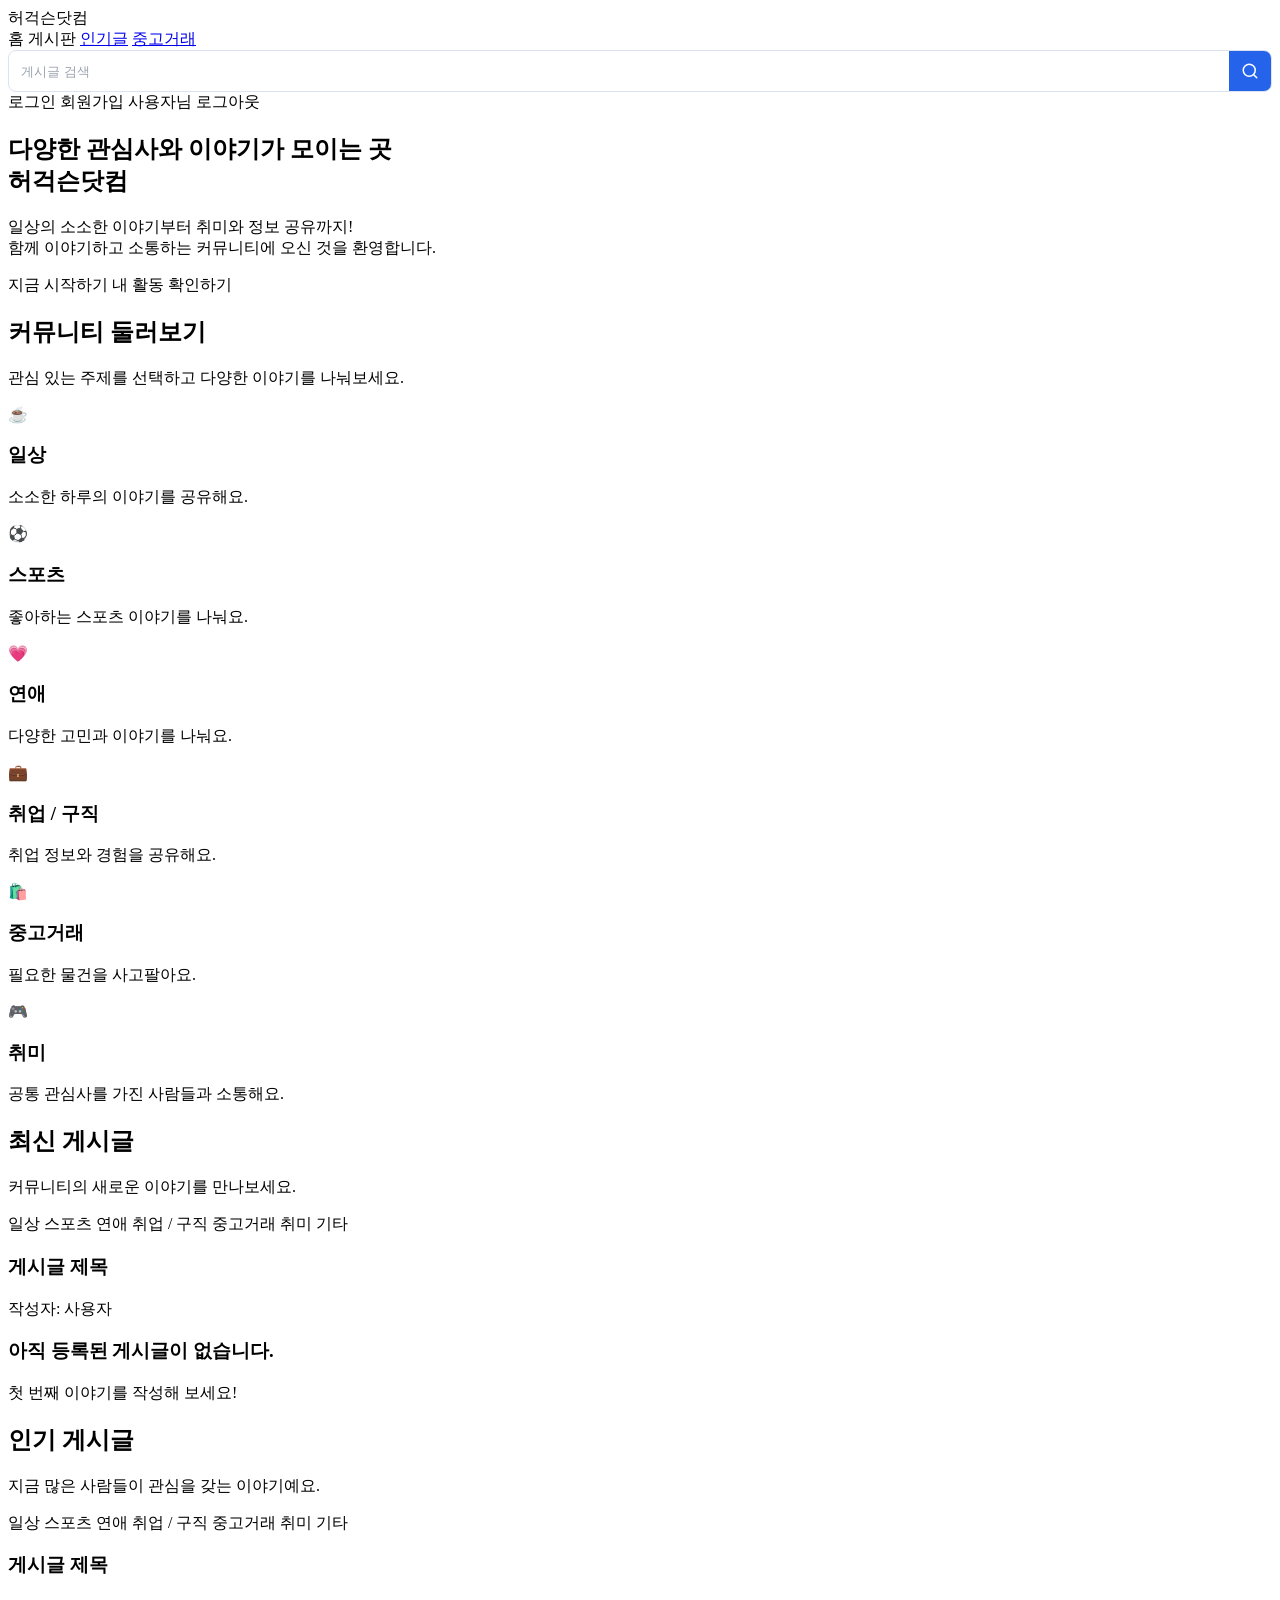
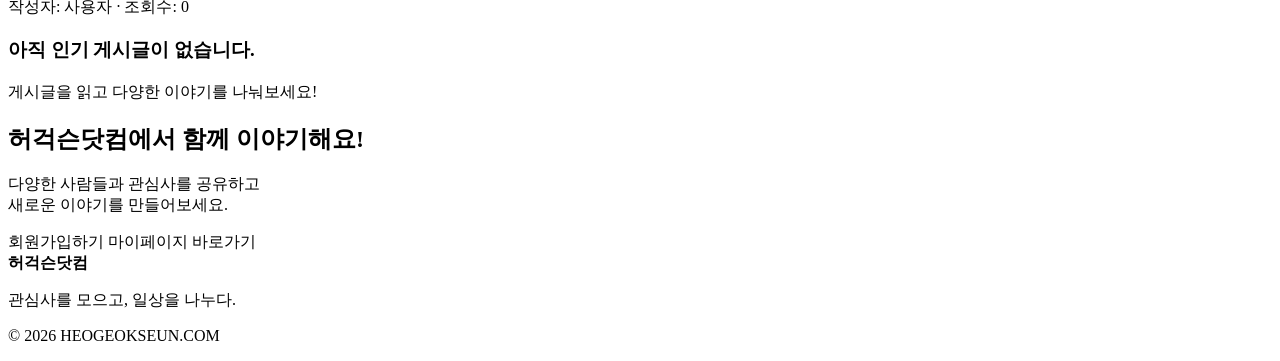
<file: src/main/resources/templates/index.html>
<!DOCTYPE html>
<html lang="ko" xmlns:th="http://www.thymeleaf.org">

<head>
    <meta charset="UTF-8">
    <meta name="viewport" content="width=device-width, initial-scale=1.0">

    <title>허걱슨닷컴 | 관심사를 모으고, 일상을 나누다</title>

    <!-- 공통 CSS -->
    <link rel="stylesheet" th:href="@{/css/style.css(v=3)}">

    <!-- 검색창 전용 CSS -->
    <style>
        .header-search {
            display: flex;
            align-items: center;
            flex: 0 1 270px;
            min-width: 150px;
            height: 40px;
            border: 1px solid #dbe3f0;
            border-radius: 8px;
            background: #fff;
            overflow: hidden;
        }

        .header-search input {
            flex: 1;
            min-width: 0;
            height: 100%;
            padding: 0 12px;
            border: none;
            outline: none;
            background: transparent;
            font-size: 13px;
            color: #333;
        }

        .header-search input::placeholder {
            color: #9ca3af;
        }

        .header-search button {
            display: flex;
            align-items: center;
            justify-content: center;
            width: 42px;
            height: 100%;
            border: none;
            background: #2563eb;
            color: #fff;
            cursor: pointer;
            flex-shrink: 0;
        }

        .header-search button:hover {
            background: #1d4ed8;
        }

        .header-search button svg {
            width: 18px;
            height: 18px;
        }

        .header .header-inner {
            gap: 16px;
        }

        @media (max-width: 1050px) {
            .header-search {
                flex-basis: 200px;
            }
        }

        @media (max-width: 800px) {
            .header .header-inner {
                flex-wrap: wrap;
            }

            .header-search {
                order: 3;
                flex: 1 0 100%;
                margin-bottom: 10px;
            }
        }
    </style>
</head>

<body>

<!-- =========================
     상단 헤더
========================= -->
<header class="header">
    <div class="header-inner">

        <!-- 로고 -->
        <a th:href="@{/}" class="logo">허걱슨닷컴</a>

        <!-- 메인 메뉴 -->
		<nav class="nav">

    		<!-- 메인 홈페이지 -->
    		<a th:href="@{/}">홈</a>

    		<!-- 실제 게시판 목록 페이지로 이동 -->
    		<a th:href="@{/boards}">게시판</a>

    		<!-- 아직 기능이 연결되지 않은 메뉴 -->
    		<a href="#">인기글</a>
    		<a href="#">중고거래</a>

		</nav>

        <!-- 검색창: 게시글 검색 기능 연결 전 UI -->
        <div class="header-search" role="search">
            <input type="search"
                   id="headerSearchInput"
                   placeholder="게시글 검색"
                   aria-label="게시글 검색">

            <button type="button"
                    aria-label="검색"
                    title="검색"
                    onclick="alert('게시글 검색 기능은 준비 중입니다.');">

                <!-- 돋보기 아이콘 -->
                <svg xmlns="http://www.w3.org/2000/svg"
                     viewBox="0 0 24 24"
                     fill="none"
                     stroke="currentColor"
                     stroke-width="2"
                     stroke-linecap="round"
                     stroke-linejoin="round"
                     aria-hidden="true">
                    <circle cx="11" cy="11" r="8"></circle>
                    <path d="m21 21-4.35-4.35"></path>
                </svg>
            </button>
        </div>

        <!-- 로그인 / 회원가입 / 마이페이지 -->
        <div class="header-right">

            <!-- 로그인하지 않은 경우 -->
            <th:block th:if="${session.loginMember == null}">
                <a th:href="@{/login}" class="login-btn">
                    로그인
                </a>

                <a th:href="@{/join}" class="signup-btn">
                    회원가입
                </a>
            </th:block>

            <!-- 로그인한 경우 -->
            <th:block th:if="${session.loginMember != null}">

                <!-- 닉네임 클릭 시 마이페이지 이동 -->
                <a th:href="@{/mypage}"
                   class="login-btn"
                   th:text="|${session.loginMember.nickname}님|">
                    사용자님
                </a>

                <!-- 로그아웃 -->
                <a th:href="@{/logout}" class="signup-btn">
                    로그아웃
                </a>

            </th:block>

        </div>
    </div>
</header>

<!-- =========================
     메인 배너
========================= -->
<section class="hero">

    <div class="container hero-content">

        <h1>
            다양한 관심사와 이야기가 모이는 곳<br>
            <span>허걱슨닷컴</span>
        </h1>

        <p>
            일상의 소소한 이야기부터 취미와 정보 공유까지!<br>
            함께 이야기하고 소통하는 커뮤니티에 오신 것을 환영합니다.
        </p>

        <!-- 비로그인 사용자 -->
        <a th:if="${session.loginMember == null}"
           th:href="@{/join}"
           class="hero-btn">
            지금 시작하기
        </a>

        <!-- 로그인 사용자 -->
        <a th:if="${session.loginMember != null}"
           th:href="@{/mypage}"
           class="hero-btn">
            내 활동 확인하기
        </a>

    </div>

</section>


<!-- =========================
     커뮤니티 카테고리
========================= -->
<section class="categories container">

    <div class="section-heading">
        <h2>커뮤니티 둘러보기</h2>
        <p>관심 있는 주제를 선택하고 다양한 이야기를 나눠보세요.</p>
    </div>

    <div class="category-grid">

        <!-- 일상 게시판 -->
        <a th:href="@{/boards/1}" class="category-card">
            <div class="category-icon">☕</div>
            <h3>일상</h3>
            <p>소소한 하루의 이야기를 공유해요.</p>
        </a>

        <!-- 스포츠 게시판 -->
        <a th:href="@{/boards/2}" class="category-card">
            <div class="category-icon">⚽</div>
            <h3>스포츠</h3>
            <p>좋아하는 스포츠 이야기를 나눠요.</p>
        </a>

        <!-- 연애 게시판 -->
        <a th:href="@{/boards/3}" class="category-card">
            <div class="category-icon">💗</div>
            <h3>연애</h3>
            <p>다양한 고민과 이야기를 나눠요.</p>
        </a>

        <!-- 취업 / 구직 게시판 -->
        <a th:href="@{/boards/4}" class="category-card">
            <div class="category-icon">💼</div>
            <h3>취업 / 구직</h3>
            <p>취업 정보와 경험을 공유해요.</p>
        </a>

        <!-- 중고거래 게시판 -->
        <a th:href="@{/boards/5}" class="category-card">
            <div class="category-icon">🛍️</div>
            <h3>중고거래</h3>
            <p>필요한 물건을 사고팔아요.</p>
        </a>

        <!-- 취미 게시판 -->
        <!-- 실제 게시판 번호 확인 전까지 목록으로 연결 -->
        <a th:href="@{/boards/6}" class="category-card">
            <div class="category-icon">🎮</div>
            <h3>취미</h3>
            <p>공통 관심사를 가진 사람들과 소통해요.</p>
        </a>

    </div>

</section>



<!-- =========================
     최신 게시글
     Oracle DB 실제 데이터 출력
========================= -->
<section class="posts-section container">

    <div class="section-heading">
        <h2>최신 게시글</h2>
        <p>커뮤니티의 새로운 이야기를 만나보세요.</p>
    </div>

    <div class="post-list">

        <!-- 게시글이 존재하는 경우 -->
        <div th:each="post : ${latestPosts}"
             class="post-item">

            <!-- 게시판 카테고리 -->
            <span class="post-category"
                  th:switch="${post.boardNo}">

                <span th:case="1">일상</span>
                <span th:case="2">스포츠</span>
                <span th:case="3">연애</span>
                <span th:case="4">취업 / 구직</span>
                <span th:case="5">중고거래</span>
                <span th:case="6">취미</span>
                <span th:case="*">기타</span>

            </span>

            <!-- 게시글 내용 -->
            <div class="post-content">

                <!-- 제목 클릭 시 상세 페이지 이동 -->
                <h3>
                    <a th:href="@{/boards/{boardNo}/posts/{postNo}(
                            boardNo=${post.boardNo},
                            postNo=${post.postNo}
                        )}"
                       th:text="${post.title}"
                       style="color: inherit; text-decoration: none;">

                        게시글 제목

                    </a>
                </h3>

                <!-- 작성자 닉네임 -->
                <p th:text="|작성자: ${post.authorNickname != null ? post.authorNickname : '알 수 없는 사용자'}|">
                    작성자: 사용자
                </p>

            </div>

        </div>

        <!-- 게시글이 없는 경우 -->
        <div class="post-item"
             th:if="${latestPosts == null or #lists.isEmpty(latestPosts)}">

            <div class="post-content">
                <h3>아직 등록된 게시글이 없습니다.</h3>
                <p>첫 번째 이야기를 작성해 보세요!</p>
            </div>

        </div>

    </div>

</section>


<!-- =========================
     인기 게시글
     Oracle DB 조회수 기준 실제 데이터 출력
========================= -->
<section class="posts-section container">

    <div class="section-heading">
        <h2>인기 게시글</h2>
        <p>지금 많은 사람들이 관심을 갖는 이야기예요.</p>
    </div>

    <div class="post-list">

        <!-- 인기 게시글이 존재하는 경우 -->
        <div th:each="post : ${popularPosts}"
             class="post-item">

            <!-- 게시판 카테고리 -->
            <span class="post-category"
                  th:switch="${post.boardNo}">

                <span th:case="1">일상</span>
                <span th:case="2">스포츠</span>
                <span th:case="3">연애</span>
                <span th:case="4">취업 / 구직</span>
                <span th:case="5">중고거래</span>
                <span th:case="6">취미</span>
                <span th:case="*">기타</span>

            </span>

            <!-- 게시글 정보 -->
            <div class="post-content">

                <!-- 게시글 제목 클릭 시 상세 페이지 이동 -->
                <h3>
                    <a th:href="@{/boards/{boardNo}/posts/{postNo}(
                            boardNo=${post.boardNo},
                            postNo=${post.postNo}
                        )}"
                       th:text="${post.title}"
                       style="color: inherit; text-decoration: none;">

                        게시글 제목

                    </a>
                </h3>

                <!-- 작성자 닉네임 및 조회수 -->
                <p>
                    <span th:text="|작성자: ${post.authorNickname != null ? post.authorNickname : '알 수 없는 사용자'}|">
                        작성자: 사용자
                    </span>

                    <span th:text="| · 조회수: ${post.viewCount}|">
                        · 조회수: 0
                    </span>
                </p>

            </div>

        </div>

        <!-- 인기 게시글이 없는 경우 -->
        <div class="post-item"
             th:if="${popularPosts == null or #lists.isEmpty(popularPosts)}">

            <div class="post-content">
                <h3>아직 인기 게시글이 없습니다.</h3>
                <p>게시글을 읽고 다양한 이야기를 나눠보세요!</p>
            </div>

        </div>

    </div>

</section>


<!-- =========================
     하단 참여 안내
========================= -->
<section class="bottom-cta">

    <div class="container">

        <h2>허걱슨닷컴에서 함께 이야기해요!</h2>

        <p>
            다양한 사람들과 관심사를 공유하고<br>
            새로운 이야기를 만들어보세요.
        </p>

        <!-- 비로그인 사용자 -->
        <a th:if="${session.loginMember == null}"
           th:href="@{/join}"
           class="hero-btn">
            회원가입하기
        </a>

        <!-- 로그인 사용자 -->
        <a th:if="${session.loginMember != null}"
           th:href="@{/mypage}"
           class="hero-btn">
            마이페이지 바로가기
        </a>

    </div>

</section>

<!-- =========================
     푸터
========================= -->
<footer class="footer">

    <div class="container footer-inner">

        <div>
            <strong>허걱슨닷컴</strong>
            <p>관심사를 모으고, 일상을 나누다.</p>
        </div>

        <p>© 2026 HEOGEOKSEUN.COM</p>

    </div>

</footer>

</body>
</html>
</file>
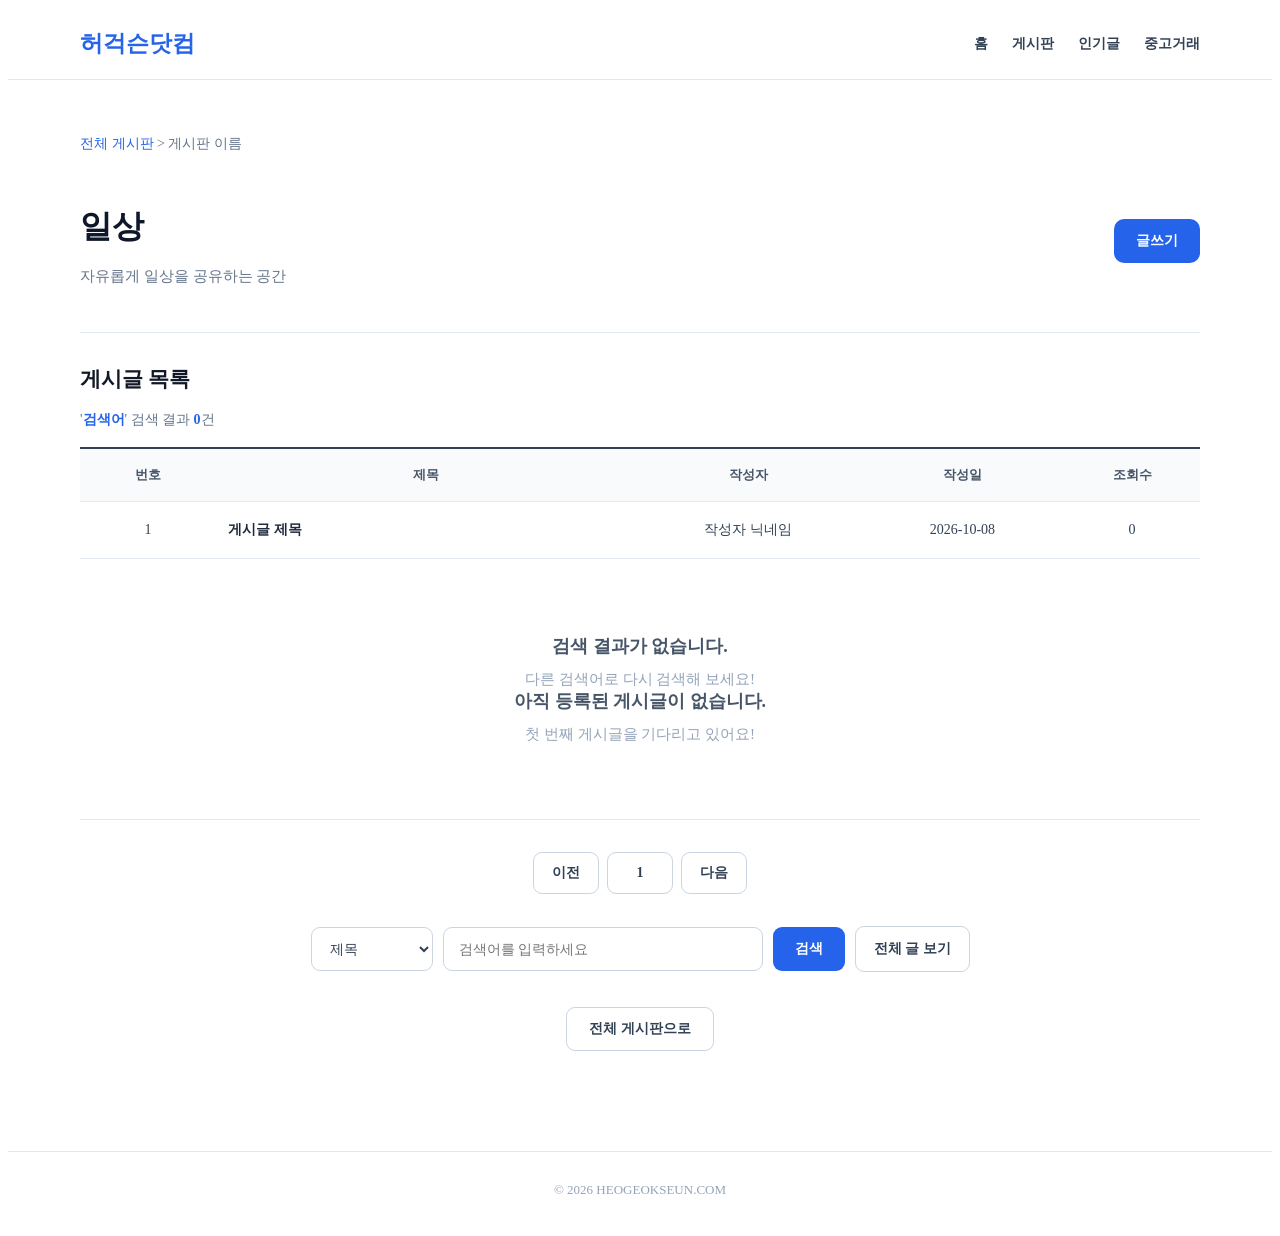
<file: src/main/resources/templates/board/detail.html>
<!DOCTYPE html>
<html lang="ko" xmlns:th="http://www.thymeleaf.org">

<head>
    <meta charset="UTF-8">
    <meta name="viewport" content="width=device-width, initial-scale=1.0">

    <title th:text="${board.boardName} + ' | 허걱슨닷컴'">
        게시판 | 허걱슨닷컴
    </title>

    <link rel="stylesheet" th:href="@{/css/style.css(v=3)}">

    <style>
        /* 게시판 전체 영역 */
        .board-detail-page {
            max-width: 1120px;
            min-height: 70vh;
            margin: 0 auto;
            padding: 55px 24px 100px;
        }

        /* 게시판 위치 안내 */
        .board-breadcrumb {
            margin-bottom: 25px;
            color: #64748b;
            font-size: 14px;
        }

        .board-breadcrumb a {
            color: #2563eb;
            text-decoration: none;
        }

        /* 게시판 제목 및 글쓰기 */
        .board-detail-heading {
            display: flex;
            justify-content: space-between;
            align-items: center;
            gap: 20px;
            margin-bottom: 32px;
            padding-bottom: 28px;
            border-bottom: 1px solid #e2e8f0;
        }

        .board-detail-heading h1 {
            margin-bottom: 12px;
            color: #0f172a;
            font-size: 32px;
            font-weight: 800;
        }

        .board-detail-heading p {
            color: #64748b;
            font-size: 15px;
            line-height: 1.7;
        }

        .board-write-button {
            display: inline-flex;
            align-items: center;
            justify-content: center;
            padding: 13px 22px;
            border-radius: 10px;
            background: #2563eb;
            color: #ffffff;
            font-size: 14px;
            font-weight: 700;
            text-decoration: none;
            white-space: nowrap;
            transition: background 0.2s;
        }

        .board-write-button:hover {
            background: #1d4ed8;
        }

        /* 게시글 목록 제목 */
        .board-posts-title {
            margin-bottom: 18px;
            font-size: 21px;
            font-weight: 700;
            color: #111827;
        }

        /* 게시글 목록 테이블 */
        .board-posts-table {
            width: 100%;
            border-collapse: collapse;
            border-top: 2px solid #334155;
            table-layout: fixed;
        }

        .board-posts-table th {
            padding: 17px 12px;
            background: #f8fafc;
            color: #475569;
            font-size: 13px;
            font-weight: 700;
            text-align: center;
            border-bottom: 1px solid #e2e8f0;
        }

        .board-posts-table td {
            padding: 19px 12px;
            border-bottom: 1px solid #e2e8f0;
            color: #334155;
            font-size: 14px;
            text-align: center;
        }

        .board-posts-table tbody tr:hover {
            background: #f8fafc;
        }

        .board-post-title {
            text-align: left !important;
            font-weight: 600;
            color: #1e293b;
        }

        .post-title-link {
            display: block;
            overflow: hidden;
            text-overflow: ellipsis;
            white-space: nowrap;
            color: #1e293b;
            font-weight: 600;
            text-decoration: none;
        }

        .post-title-link:hover {
            color: #2563eb;
            text-decoration: underline;
        }

        /* 게시글이 없을 때 */
        .board-posts-empty {
            padding: 75px 20px !important;
            color: #94a3b8 !important;
            font-size: 15px !important;
            text-align: center;
        }

        .board-posts-empty strong {
            display: block;
            margin-bottom: 12px;
            color: #475569;
            font-size: 18px;
        }

        /* ========================================
           게시글 검색 영역
           ======================================== */
        .board-search-area {
            display: flex;
            justify-content: center;
            margin-top: 32px;
        }

        .board-search-form {
            display: flex;
            align-items: center;
            justify-content: center;
            flex-wrap: wrap;
            gap: 10px;
            width: 100%;
        }

        .board-search-select {
            height: 44px;
            padding: 0 14px;
            border: 1px solid #cbd5e1;
            border-radius: 9px;
            background: #ffffff;
            color: #334155;
            font-size: 14px;
            outline: none;
        }

        .board-search-input {
            width: 320px;
            max-width: 100%;
            height: 44px;
            padding: 0 15px;
            border: 1px solid #cbd5e1;
            border-radius: 9px;
            background: #ffffff;
            color: #334155;
            font-size: 14px;
            outline: none;
        }

        .board-search-input:focus,
        .board-search-select:focus {
            border-color: #2563eb;
        }

        .board-search-button {
            height: 44px;
            padding: 0 22px;
            border: none;
            border-radius: 9px;
            background: #2563eb;
            color: #ffffff;
            font-size: 14px;
            font-weight: 700;
            cursor: pointer;
        }

        .board-search-button:hover {
            background: #1d4ed8;
        }

        .board-search-reset {
            display: inline-flex;
            align-items: center;
            justify-content: center;
            height: 44px;
            padding: 0 18px;
            border: 1px solid #cbd5e1;
            border-radius: 9px;
            background: #ffffff;
            color: #334155;
            font-size: 14px;
            font-weight: 600;
            text-decoration: none;
        }

        .board-search-reset:hover {
            background: #f8fafc;
        }

        /* 검색 결과 안내 */
        .board-search-result {
            margin-bottom: 18px;
            color: #64748b;
            font-size: 14px;
        }

        .board-search-result strong {
            color: #2563eb;
        }

        /* 게시판 목록으로 돌아가기 */
        .board-detail-bottom {
            display: flex;
            justify-content: center;
            margin-top: 35px;
        }

        .board-back-button {
            padding: 12px 22px;
            border: 1px solid #cbd5e1;
            border-radius: 9px;
            color: #334155;
            text-decoration: none;
            font-size: 14px;
            font-weight: 600;
        }

        .board-back-button:hover {
            background: #f8fafc;
        }

        /* 상단 헤더 */
        .board-detail-header {
            border-bottom: 1px solid #e2e8f0;
            background: #ffffff;
        }

        .board-detail-header-inner {
            max-width: 1120px;
            margin: 0 auto;
            padding: 20px 24px;
            display: flex;
            justify-content: space-between;
            align-items: center;
            gap: 20px;
        }

        .board-detail-logo {
            color: #2563eb;
            font-size: 23px;
            font-weight: 800;
            text-decoration: none;
        }

        .board-detail-nav {
            display: flex;
            gap: 24px;
        }

        .board-detail-nav a {
            color: #334155;
            text-decoration: none;
            font-size: 14px;
            font-weight: 600;
        }

        .board-detail-nav a:hover {
            color: #2563eb;
        }

        /* 하단 푸터 */
        .board-detail-footer {
            padding: 30px 20px;
            border-top: 1px solid #e2e8f0;
            text-align: center;
            font-size: 13px;
            color: #94a3b8;
        }

        /* 모바일 화면 대응 */
        @media (max-width: 650px) {
            .board-detail-page {
                padding: 35px 16px 70px;
            }

            .board-detail-heading {
                flex-direction: column;
                align-items: flex-start;
            }

            .board-detail-heading h1 {
                font-size: 26px;
            }

            .board-detail-header-inner {
                flex-wrap: wrap;
            }

            .board-detail-nav {
                gap: 14px;
            }

            .board-posts-table th:nth-child(1),
            .board-posts-table td:nth-child(1),
            .board-posts-table th:nth-child(4),
            .board-posts-table td:nth-child(4) {
                display: none;
            }

            .board-search-form {
                justify-content: stretch;
            }

            .board-search-select {
                flex: 1;
            }

            .board-search-input {
                width: 100%;
                flex-basis: 100%;
            }

            .board-search-button,
            .board-search-reset {
                flex: 1;
            }
        }
        
        
		/* ========================================
   		게시글 페이징 버튼 디자인
   		======================================== */
		.board-pagination {
    		display: flex;
    		justify-content: center;
    		align-items: center;
    		flex-wrap: wrap;
    		gap: 8px;
    		margin-top: 32px;
		}

		.board-pagination a {
		    display: inline-flex;
		    justify-content: center;
		    align-items: center;
		    min-width: 40px;
		    height: 40px;
		    padding: 0 12px;
		    border: 1px solid #cbd5e1;
		    border-radius: 9px;
		    background: #ffffff;
		    color: #334155;
		    font-size: 14px;
		    font-weight: 600;
		    text-decoration: none;
		    transition: 0.2s;
		}
		
		.board-pagination a:hover {
		    border-color: #2563eb;
		    color: #2563eb;
		}
		
		.board-pagination a.active {
		    border-color: #2563eb;
		    background: #2563eb;
		    color: #ffffff;
		}
        
    </style>
</head>

<body>

    <!-- ========================================
         사이트 상단 헤더
         ======================================== -->
    <header class="board-detail-header">
        <div class="board-detail-header-inner">

            <a class="board-detail-logo" th:href="@{/}">
                허걱슨닷컴
            </a>

            <nav class="board-detail-nav">
                <a th:href="@{/}">홈</a>
                <a th:href="@{/boards}">게시판</a>
                <a th:href="@{/}">인기글</a>
                <a th:href="@{/}">중고거래</a>
            </nav>

        </div>
    </header>

    <!-- ========================================
         게시판 메인 영역
         ======================================== -->
    <main class="board-detail-page">

        <!-- 현재 게시판 위치 -->
        <div class="board-breadcrumb">
            <a th:href="@{/boards}">전체 게시판</a>
            &gt;
            <span th:text="${board.boardName}">
                게시판 이름
            </span>
        </div>

        <!-- 게시판 이름과 글쓰기 버튼 -->
        <section class="board-detail-heading">

            <div>
                <h1 th:text="${board.boardName}">
                    일상
                </h1>

                <p th:text="${board.boardDescription}">
                    자유롭게 일상을 공유하는 공간
                </p>
            </div>

            <a class="board-write-button"
               th:href="@{/boards/{boardNo}/write(boardNo=${board.boardNo})}">
                글쓰기
            </a>

        </section>

        <!-- ========================================
             게시글 목록
             ======================================== -->
        <section>

            <h2 class="board-posts-title">
                게시글 목록
            </h2>

            <!-- 검색한 경우 검색어와 결과 개수 표시 -->
            <div class="board-search-result"
                 th:if="${isSearch}">

                '<strong th:text="${keyword}">검색어</strong>'
                검색 결과
                <strong th:text="${#lists.size(posts)}">0</strong>건

            </div>

            <table class="board-posts-table">

                <thead>
                    <tr>
                        <th style="width: 10%;">번호</th>
                        <th>제목</th>
                        <th style="width: 18%;">작성자</th>
                        <th style="width: 16%;">작성일</th>
                        <th style="width: 10%;">조회수</th>
                    </tr>
                </thead>

                <tbody>

                    <!-- 게시글 목록 출력 -->
                    <tr th:each="post : ${posts}">

                        <td th:text="${post.postNo}">
                            1
                        </td>

                        <!-- 게시글 상세 페이지로 이동 -->
                        <td class="board-post-title">

                            <a class="post-title-link"
                               th:href="@{/boards/{boardNo}/posts/{postNo}(
                                   boardNo=${board.boardNo},
                                   postNo=${post.postNo}
                               )}"
                               th:text="${post.title}">

                                게시글 제목

                            </a>

                        </td>

                        <!-- 작성자 닉네임 -->
                        <td th:text="${post.authorNickname != null ? post.authorNickname : '알 수 없는 사용자'}">
                            작성자 닉네임
                        </td>

                        <!-- 작성일 -->
                        <td th:text="${post.createdAt != null ? #temporals.format(post.createdAt, 'yyyy-MM-dd') : '-'}">
                            2026-10-08
                        </td>

                        <!-- 조회수 -->
                        <td th:text="${post.viewCount}">
                            0
                        </td>

                    </tr>

                    <!-- 검색 결과 또는 게시글이 없는 경우 -->
                    <tr th:if="${#lists.isEmpty(posts)}">

                        <td colspan="5" class="board-posts-empty">

                            <!-- 검색했지만 결과가 없는 경우 -->
                            <th:block th:if="${isSearch}">

                                <strong>
                                    검색 결과가 없습니다.
                                </strong>

                                다른 검색어로 다시 검색해 보세요!

                            </th:block>

                            <!-- 게시판에 글이 없는 경우 -->
                            <th:block th:unless="${isSearch}">

                                <strong>
                                    아직 등록된 게시글이 없습니다.
                                </strong>

                                첫 번째 게시글을 기다리고 있어요!

                            </th:block>

                        </td>

                    </tr>

                </tbody>

            </table>

        </section>
        
        
        <!-- ========================================
             게시글 페이지 이동 버튼
             ======================================== -->
        <nav class="board-pagination"
             aria-label="게시글 페이지 이동"
             th:if="${totalPages > 1}">

            <!-- 이전 페이지 -->
            <a th:if="${hasPrevious}"
               th:href="@{/boards/{boardNo}(
                   boardNo=${board.boardNo},
                   page=${currentPage - 1},
                   searchType=${searchType},
                   keyword=${keyword}
               )}">
                이전
            </a>

            <!-- 페이지 번호 -->
            <a th:each="pageNo : ${#numbers.sequence(startPage, endPage)}"
               th:href="@{/boards/{boardNo}(
                   boardNo=${board.boardNo},
                   page=${pageNo},
                   searchType=${searchType},
                   keyword=${keyword}
               )}"
               th:text="${pageNo}"
               th:classappend="${pageNo == currentPage} ? ' active' : ''">
                1
            </a>

            <!-- 다음 페이지 -->
            <a th:if="${hasNext}"
               th:href="@{/boards/{boardNo}(
                   boardNo=${board.boardNo},
                   page=${currentPage + 1},
                   searchType=${searchType},
                   keyword=${keyword}
               )}">
                다음
            </a>

        </nav>
        

        <!-- ========================================
             게시글 검색창
             GET 방식으로 BoardController에 전달
             ======================================== -->
        <section class="board-search-area">

            <form class="board-search-form"
                  method="get"
                  th:action="@{/boards/{boardNo}(boardNo=${board.boardNo})}">

                <!-- 검색 유형 -->
                <select class="board-search-select"
                        name="searchType"
                        aria-label="검색 유형">

                    <option value="title"
                            th:selected="${searchType == 'title'}">
                        제목
                    </option>

                    <option value="all"
                            th:selected="${searchType == 'all'}">
                        제목 + 내용
                    </option>

                </select>

                <!-- 검색어 입력 -->
                <input type="search"
                       class="board-search-input"
                       name="keyword"
                       th:value="${keyword}"
                       placeholder="검색어를 입력하세요"
                       aria-label="게시글 검색어"
                       maxlength="100"
                       required>

                <!-- 검색 실행 -->
                <button type="submit"
                        class="board-search-button">
                    검색
                </button>

                <!-- 검색 조건 초기화 -->
                <a class="board-search-reset"
                   th:href="@{/boards/{boardNo}(boardNo=${board.boardNo})}">
                    전체 글 보기
                </a>

            </form>

        </section>

        <!-- 전체 게시판 목록으로 이동 -->
        <div class="board-detail-bottom">

            <a class="board-back-button"
               th:href="@{/boards}">
                전체 게시판으로
            </a>

        </div>

    </main>

    <!-- 사이트 푸터 -->
    <footer class="board-detail-footer">
        © 2026 HEOGEOKSEUN.COM
    </footer>

</body>
</html>
</file>
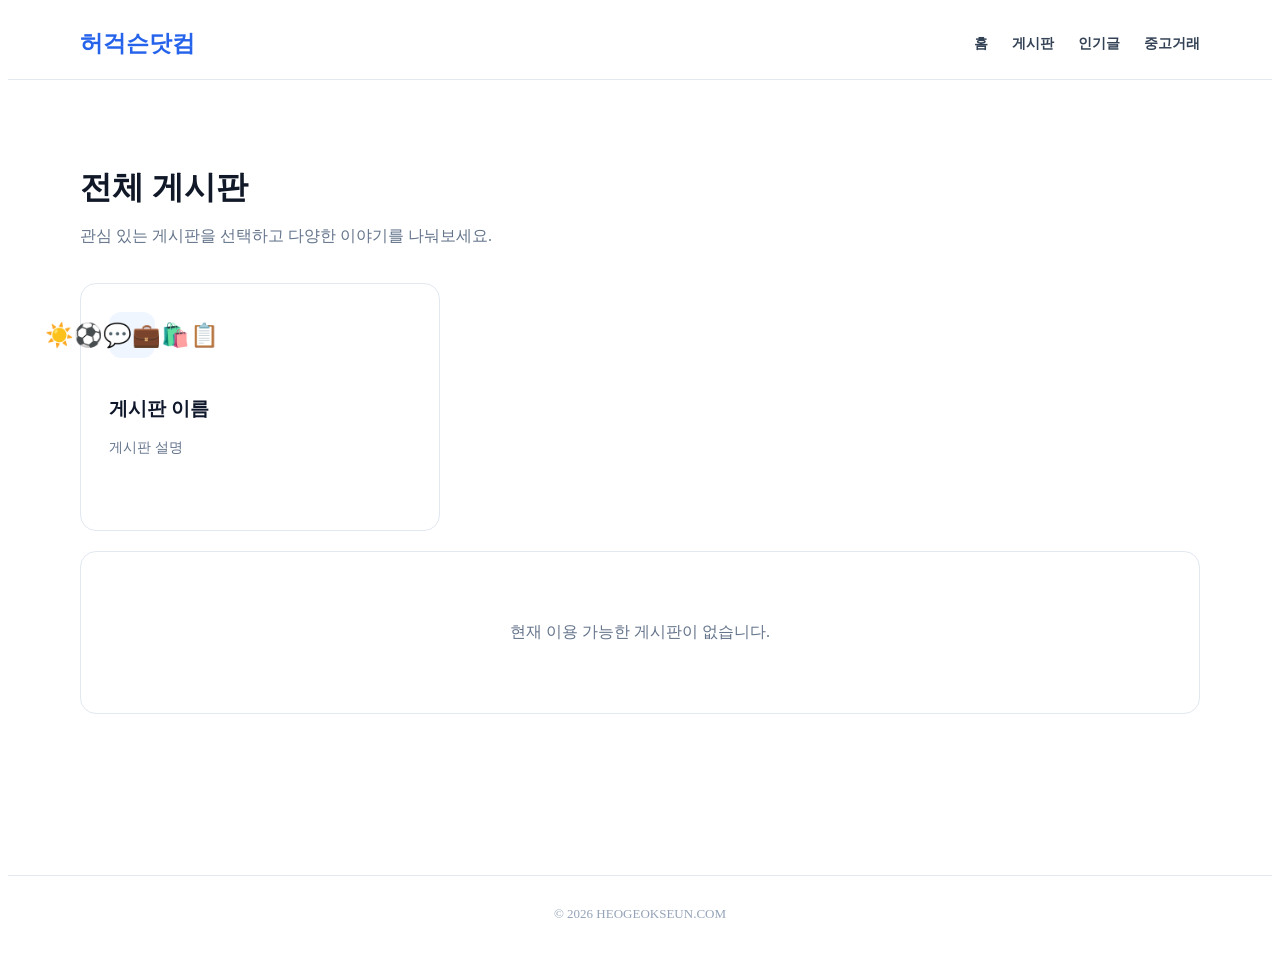
<file: src/main/resources/templates/board/list.html>
<!DOCTYPE html>
<html lang="ko" xmlns:th="http://www.thymeleaf.org">
<head>
    <meta charset="UTF-8">
    <meta name="viewport" content="width=device-width, initial-scale=1.0">
    <title>게시판 목록 | 허걱슨닷컴</title>

    <link rel="stylesheet" th:href="@{/css/style.css(v=3)}">

    <style>
        .boards-page {
            max-width: 1120px;
            margin: 0 auto;
            padding: 65px 24px 100px;
            min-height: 70vh;
        }

        .boards-page-title {
            margin-bottom: 12px;
            font-size: 32px;
            font-weight: 800;
            color: #111827;
        }

        .boards-page-description {
            margin-bottom: 36px;
            font-size: 16px;
            color: #64748b;
        }

        .boards-grid {
            display: grid;
            grid-template-columns: repeat(3, minmax(0, 1fr));
            gap: 20px;
        }

        .boards-card {
            display: block;
            min-height: 190px;
            padding: 28px;
            background: #ffffff;
            border: 1px solid #e2e8f0;
            border-radius: 16px;
            text-decoration: none;
            transition: transform 0.2s, box-shadow 0.2s,
                        border-color 0.2s;
        }

        .boards-card:hover {
            transform: translateY(-4px);
            border-color: #93c5fd;
            box-shadow: 0 12px 28px rgba(37, 99, 235, 0.08);
        }

        .boards-card-icon {
            display: inline-flex;
            align-items: center;
            justify-content: center;
            width: 46px;
            height: 46px;
            margin-bottom: 22px;
            background: #eff6ff;
            border-radius: 12px;
            font-size: 23px;
        }

        .boards-card-title {
            margin-bottom: 10px;
            font-size: 19px;
            font-weight: 700;
            color: #0f172a;
        }

        .boards-card-description {
            color: #64748b;
            font-size: 14px;
            line-height: 1.7;
        }

        .boards-empty {
            grid-column: 1 / -1;
            padding: 70px 20px;
            border: 1px solid #e2e8f0;
            border-radius: 16px;
            text-align: center;
            color: #64748b;
        }

        .boards-header {
            border-bottom: 1px solid #e2e8f0;
            background: #ffffff;
        }

        .boards-header-inner {
            max-width: 1120px;
            margin: 0 auto;
            padding: 20px 24px;
            display: flex;
            align-items: center;
            justify-content: space-between;
            gap: 20px;
        }

        .boards-logo {
            color: #2563eb;
            font-size: 23px;
            font-weight: 800;
            text-decoration: none;
        }

        .boards-nav {
            display: flex;
            align-items: center;
            gap: 24px;
        }

        .boards-nav a {
            color: #334155;
            text-decoration: none;
            font-size: 14px;
            font-weight: 600;
        }

        .boards-nav a:hover {
            color: #2563eb;
        }

        .boards-footer {
            border-top: 1px solid #e2e8f0;
            padding: 30px 24px;
            text-align: center;
            color: #94a3b8;
            font-size: 13px;
        }

        @media (max-width: 900px) {
            .boards-grid {
                grid-template-columns: repeat(2, minmax(0, 1fr));
            }
        }

        @media (max-width: 580px) {
            .boards-page {
                padding: 40px 16px 70px;
            }

            .boards-page-title {
                font-size: 26px;
            }

            .boards-grid {
                grid-template-columns: 1fr;
            }

            .boards-header-inner {
                flex-wrap: wrap;
            }

            .boards-nav {
                gap: 14px;
            }
        }
    </style>
</head>

<body>

    <!-- 상단 메뉴 -->
    <header class="boards-header">
        <div class="boards-header-inner">

            <a class="boards-logo" th:href="@{/}">
                허걱슨닷컴
            </a>

            <nav class="boards-nav">
                <a th:href="@{/}">홈</a>
                <a th:href="@{/boards}">게시판</a>
                <a th:href="@{/}">인기글</a>
                <a th:href="@{/}">중고거래</a>
            </nav>

        </div>
    </header>

    <!-- 게시판 목록 -->
    <main class="boards-page">

        <h1 class="boards-page-title">전체 게시판</h1>

        <p class="boards-page-description">
            관심 있는 게시판을 선택하고 다양한 이야기를 나눠보세요.
        </p>

        <div class="boards-grid">

            <!-- DB에서 조회한 게시판 반복 출력 -->
            <a class="boards-card"
               th:each="board : ${boards}"
               th:href="@{/boards/{boardNo}(boardNo=${board.boardNo})}">

                <span class="boards-card-icon"
                      th:switch="${board.boardName}">
                    <span th:case="'일상'">☀️</span>
                    <span th:case="'스포츠'">⚽</span>
                    <span th:case="'연애'">💬</span>
                    <span th:case="'취업/구직'">💼</span>
                    <span th:case="'중고거래'">🛍️</span>
                    <span th:case="*">📋</span>
                </span>

                <h2 class="boards-card-title"
                    th:text="${board.boardName}">
                    게시판 이름
                </h2>

                <p class="boards-card-description"
                   th:text="${board.boardDescription}">
                    게시판 설명
                </p>

            </a>

            <!-- 게시판이 없을 경우 -->
            <div class="boards-empty"
                 th:if="${#lists.isEmpty(boards)}">
                현재 이용 가능한 게시판이 없습니다.
            </div>

        </div>

    </main>

    <!-- 하단 -->
    <footer class="boards-footer">
        © 2026 HEOGEOKSEUN.COM
    </footer>

</body>
</html>
</file>
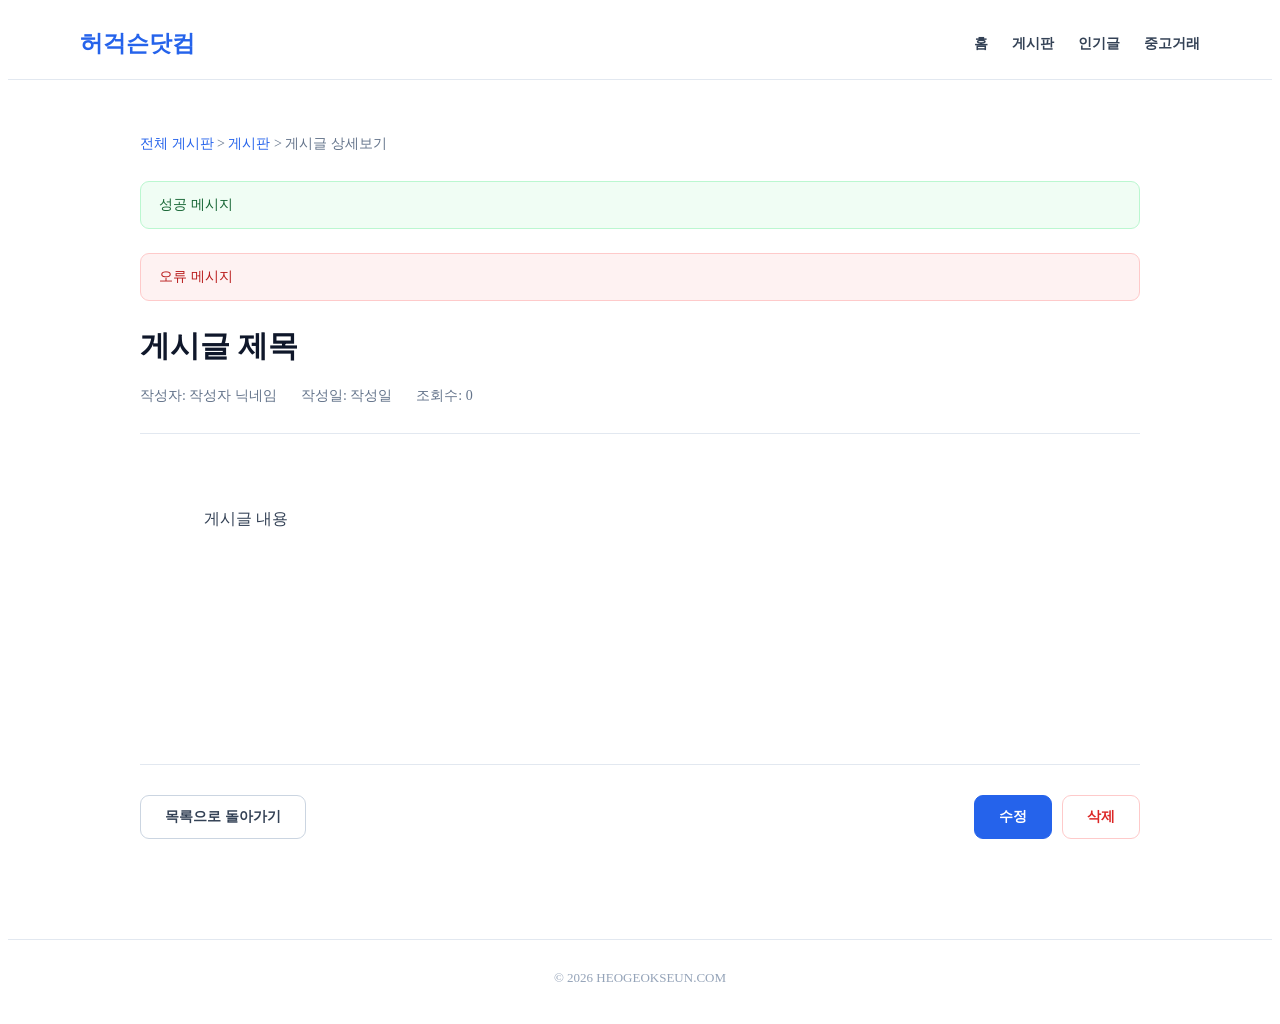
<file: src/main/resources/templates/board/post-detail.html>
<!DOCTYPE html>
<html lang="ko" xmlns:th="http://www.thymeleaf.org">

<head>
    <meta charset="UTF-8">
    <meta name="viewport" content="width=device-width, initial-scale=1.0">

    <title th:text="${post.title} + ' | 허걱슨닷컴'">
        게시글 상세보기 | 허걱슨닷컴
    </title>

    <link rel="stylesheet" th:href="@{/css/style.css(v=3)}">

    <style>
        /* 상세 페이지 전체 영역 */
        .post-detail-page {
            max-width: 1000px;
            min-height: 70vh;
            margin: 0 auto;
            padding: 55px 24px 100px;
        }

        /* 상단 헤더 */
        .post-detail-header {
            background: #ffffff;
            border-bottom: 1px solid #e2e8f0;
        }

        .post-detail-header-inner {
            max-width: 1120px;
            margin: 0 auto;
            padding: 20px 24px;
            display: flex;
            align-items: center;
            justify-content: space-between;
            gap: 20px;
        }

        .post-detail-logo {
            color: #2563eb;
            font-size: 23px;
            font-weight: 800;
            text-decoration: none;
        }

        .post-detail-nav {
            display: flex;
            gap: 24px;
        }

        .post-detail-nav a {
            color: #334155;
            font-size: 14px;
            font-weight: 600;
            text-decoration: none;
        }

        .post-detail-nav a:hover {
            color: #2563eb;
        }

        /* 게시판 경로 */
        .post-breadcrumb {
            margin-bottom: 28px;
            color: #64748b;
            font-size: 14px;
        }

        .post-breadcrumb a {
            color: #2563eb;
            text-decoration: none;
        }

        /* 게시글 제목 및 작성 정보 */
        .post-heading {
            padding-bottom: 28px;
            border-bottom: 1px solid #e2e8f0;
        }

        .post-heading h1 {
            margin-bottom: 20px;
            color: #0f172a;
            font-size: 30px;
            font-weight: 800;
            overflow-wrap: anywhere;
        }

        .post-meta {
            display: flex;
            flex-wrap: wrap;
            gap: 12px 24px;
            color: #64748b;
            font-size: 14px;
        }

        /* 게시글 본문 */
        .post-content {
            min-height: 250px;
            padding: 40px 0;
            color: #334155;
            font-size: 16px;
            line-height: 1.9;
            white-space: pre-wrap;
            overflow-wrap: anywhere;
        }

        /* 하단 버튼 영역 */
        .post-actions {
            display: flex;
            justify-content: space-between;
            align-items: center;
            flex-wrap: wrap;
            gap: 15px;
            padding-top: 30px;
            border-top: 1px solid #e2e8f0;
        }

        .post-owner-actions {
            display: flex;
            align-items: center;
            gap: 10px;
        }

        .post-back-button,
        .post-edit-button,
        .post-delete-button {
            display: inline-flex;
            align-items: center;
            justify-content: center;
            box-sizing: border-box;
            min-height: 44px;
            padding: 12px 24px;
            border-radius: 9px;
            font-family: inherit;
            font-size: 14px;
            font-weight: 600;
            text-decoration: none;
            cursor: pointer;
        }

        /* 목록 버튼 */
        .post-back-button {
            border: 1px solid #cbd5e1;
            background: #ffffff;
            color: #334155;
        }

        .post-back-button:hover {
            background: #f8fafc;
        }

        /* 수정 버튼 */
        .post-edit-button {
            border: 1px solid #2563eb;
            background: #2563eb;
            color: #ffffff;
        }

        .post-edit-button:hover {
            background: #1d4ed8;
        }

        /* 삭제 버튼 */
        .post-delete-button {
            border: 1px solid #fecaca;
            background: #ffffff;
            color: #dc2626;
        }

        .post-delete-button:hover {
            background: #fef2f2;
        }

        /* 안내 메시지 */
        .post-message {
            margin-bottom: 24px;
            padding: 14px 18px;
            border-radius: 9px;
            font-size: 14px;
        }

        .post-message-success {
            border: 1px solid #bbf7d0;
            background: #f0fdf4;
            color: #166534;
        }

        .post-message-error {
            border: 1px solid #fecaca;
            background: #fef2f2;
            color: #b91c1c;
        }

        /* 하단 푸터 */
        .post-detail-footer {
            padding: 30px 20px;
            border-top: 1px solid #e2e8f0;
            color: #94a3b8;
            font-size: 13px;
            text-align: center;
        }

        /* 모바일 화면 대응 */
        @media (max-width: 650px) {
            .post-detail-page {
                padding: 35px 16px 70px;
            }

            .post-detail-header-inner {
                flex-wrap: wrap;
            }

            .post-detail-nav {
                gap: 14px;
            }

            .post-heading h1 {
                font-size: 25px;
            }

            .post-actions {
                align-items: stretch;
                flex-direction: column;
            }

            .post-back-button {
                width: 100%;
            }

            .post-owner-actions {
                width: 100%;
            }

            .post-owner-actions > a,
            .post-owner-actions > form {
                flex: 1;
                min-width: 0;
            }

            .post-delete-button {
                width: 100%;
            }
        }
    </style>
</head>

<body>

    <!-- 상단 메뉴 -->
    <header class="post-detail-header">
        <div class="post-detail-header-inner">

            <a class="post-detail-logo" th:href="@{/}">
                허걱슨닷컴
            </a>

            <nav class="post-detail-nav">
                <a th:href="@{/}">홈</a>
                <a th:href="@{/boards}">게시판</a>
                <a th:href="@{/}">인기글</a>
                <a th:href="@{/}">중고거래</a>
            </nav>

        </div>
    </header>

    <main class="post-detail-page">

        <!-- 현재 게시판 경로 -->
        <div class="post-breadcrumb">

            <a th:href="@{/boards}">
                전체 게시판
            </a>

            &gt;

            <a th:href="@{/boards/{boardNo}(boardNo=${board.boardNo})}"
               th:text="${board.boardName}">
                게시판
            </a>

            &gt; 게시글 상세보기

        </div>

        <!-- 게시글 수정 성공 메시지 -->
        <div class="post-message post-message-success"
             th:if="${successMessage != null}"
             th:text="${successMessage}">
            성공 메시지
        </div>

        <!-- 게시글 처리 오류 메시지 -->
        <div class="post-message post-message-error"
             th:if="${errorMessage != null}"
             th:text="${errorMessage}">
            오류 메시지
        </div>

        <article>

            <!-- 게시글 제목 및 정보 -->
            <div class="post-heading">

                <h1 th:text="${post.title}">
                    게시글 제목
                </h1>

                <div class="post-meta">

                    <!-- 게시글 작성자의 닉네임 표시 -->
                    <span>
                        작성자:
                        <span th:text="${authorNickname}">
                            작성자 닉네임
                        </span>
                    </span>

                    <!-- 게시글 작성일 -->
                    <span>
                        작성일:
                        <span th:text="${post.createdAt != null ? #temporals.format(post.createdAt, 'yyyy-MM-dd HH:mm') : '-'}">
                            작성일
                        </span>
                    </span>

                    <!-- 게시글 조회수 -->
                    <span>
                        조회수:
                        <span th:text="${post.viewCount}">
                            0
                        </span>
                    </span>

                </div>
            </div>

            <!-- DB에 저장된 게시글 내용 출력 -->
            <div class="post-content"
                 th:text="${post.content}">
                게시글 내용
            </div>

        </article>

        <!-- 게시글 하단 버튼 -->
        <div class="post-actions">

            <!-- 기존 목록 버튼 유지 -->
            <a class="post-back-button"
               th:href="@{/boards/{boardNo}(boardNo=${board.boardNo})}">
                목록으로 돌아가기
            </a>

            <!-- 작성자 본인에게만 수정 및 삭제 버튼 표시 -->
            <div class="post-owner-actions"
                 th:if="${isOwner}">

                <!-- 게시글 수정 화면으로 이동 -->
                <a class="post-edit-button"
                   th:href="@{/boards/{boardNo}/posts/{postNo}/edit(
                       boardNo=${board.boardNo},
                       postNo=${post.postNo}
                   )}">
                    수정
                </a>

                <!-- 게시글 삭제 요청 -->
                <form method="post"
                      th:action="@{/boards/{boardNo}/posts/{postNo}/delete(
                          boardNo=${board.boardNo},
                          postNo=${post.postNo}
                      )}"
                      onsubmit="return confirm('정말 이 게시글을 삭제하시겠습니까?');">

                    <!-- CSRF 토큰 -->
                    <input type="hidden"
                           th:name="${_csrf.parameterName}"
                           th:value="${_csrf.token}">

                    <button type="submit"
                            class="post-delete-button">
                        삭제
                    </button>

                </form>

            </div>

        </div>

    </main>

    <footer class="post-detail-footer">
        © 2026 HEOGEOKSEUN.COM
    </footer>

</body>
</html>
</file>
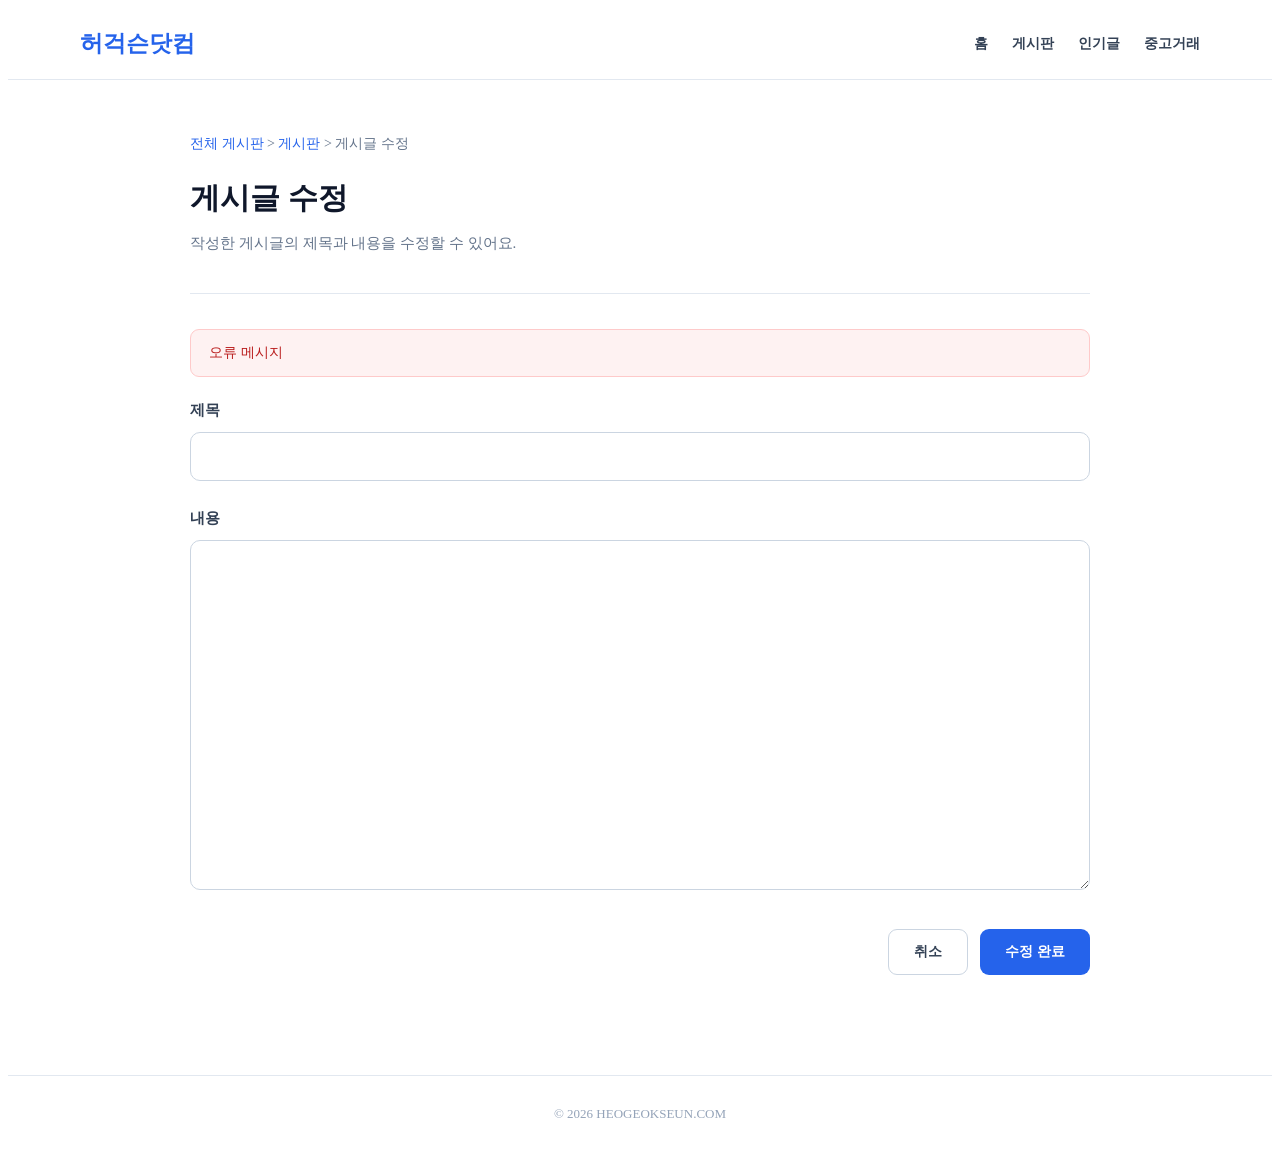
<file: src/main/resources/templates/board/post-edit.html>
<!DOCTYPE html>
<html lang="ko" xmlns:th="http://www.thymeleaf.org">

<head>
    <meta charset="UTF-8">
    <meta name="viewport" content="width=device-width, initial-scale=1.0">

    <title>게시글 수정 | 허걱슨닷컴</title>

    <link rel="stylesheet" th:href="@{/css/style.css(v=3)}">

    <style>
        /* 상단 헤더 */
        .post-edit-header {
            background: #ffffff;
            border-bottom: 1px solid #e2e8f0;
        }

        .post-edit-header-inner {
            max-width: 1120px;
            margin: 0 auto;
            padding: 20px 24px;
            display: flex;
            justify-content: space-between;
            align-items: center;
            gap: 20px;
        }

        .post-edit-logo {
            color: #2563eb;
            font-size: 23px;
            font-weight: 800;
            text-decoration: none;
        }

        .post-edit-nav {
            display: flex;
            gap: 24px;
        }

        .post-edit-nav a {
            color: #334155;
            font-size: 14px;
            font-weight: 600;
            text-decoration: none;
        }

        .post-edit-nav a:hover {
            color: #2563eb;
        }

        /* 수정 페이지 전체 영역 */
        .post-edit-page {
            max-width: 900px;
            min-height: 70vh;
            margin: 0 auto;
            padding: 55px 24px 100px;
        }

        .post-edit-breadcrumb {
            margin-bottom: 25px;
            color: #64748b;
            font-size: 14px;
        }

        .post-edit-breadcrumb a {
            color: #2563eb;
            text-decoration: none;
        }

        /* 페이지 제목 */
        .post-edit-heading {
            padding-bottom: 25px;
            margin-bottom: 35px;
            border-bottom: 1px solid #e2e8f0;
        }

        .post-edit-heading h1 {
            margin-bottom: 12px;
            color: #0f172a;
            font-size: 30px;
            font-weight: 800;
        }

        .post-edit-heading p {
            color: #64748b;
            font-size: 15px;
        }

        /* 입력 폼 */
        .post-edit-field {
            margin-bottom: 28px;
        }

        .post-edit-field label {
            display: block;
            margin-bottom: 12px;
            color: #334155;
            font-size: 15px;
            font-weight: 700;
        }

        .post-edit-input,
        .post-edit-textarea {
            box-sizing: border-box;
            width: 100%;
            padding: 15px 17px;
            border: 1px solid #cbd5e1;
            border-radius: 10px;
            background: #ffffff;
            color: #0f172a;
            font-size: 15px;
            font-family: inherit;
            outline: none;
        }

        .post-edit-input:focus,
        .post-edit-textarea:focus {
            border-color: #2563eb;
        }

        .post-edit-textarea {
            min-height: 350px;
            resize: vertical;
            line-height: 1.8;
        }

        /* 오류 메시지 */
        .post-edit-error {
            margin-bottom: 24px;
            padding: 14px 18px;
            border: 1px solid #fecaca;
            border-radius: 9px;
            background: #fef2f2;
            color: #b91c1c;
            font-size: 14px;
        }

        /* 하단 버튼 */
        .post-edit-actions {
            display: flex;
            justify-content: flex-end;
            gap: 12px;
            margin-top: 35px;
        }

        .post-edit-cancel,
        .post-edit-submit {
            padding: 13px 25px;
            border-radius: 9px;
            font-size: 14px;
            font-weight: 700;
            text-decoration: none;
            cursor: pointer;
        }

        .post-edit-cancel {
            border: 1px solid #cbd5e1;
            background: #ffffff;
            color: #334155;
        }

        .post-edit-submit {
            border: none;
            background: #2563eb;
            color: #ffffff;
        }

        .post-edit-submit:hover {
            background: #1d4ed8;
        }

        /* 푸터 */
        .post-edit-footer {
            padding: 30px 20px;
            border-top: 1px solid #e2e8f0;
            color: #94a3b8;
            font-size: 13px;
            text-align: center;
        }

        /* 모바일 대응 */
        @media (max-width: 650px) {
            .post-edit-page {
                padding: 35px 16px 70px;
            }

            .post-edit-header-inner {
                flex-wrap: wrap;
            }

            .post-edit-nav {
                gap: 14px;
            }

            .post-edit-heading h1 {
                font-size: 25px;
            }
        }
    </style>
</head>

<body>

    <!-- 상단 메뉴 -->
    <header class="post-edit-header">
        <div class="post-edit-header-inner">

            <a class="post-edit-logo" th:href="@{/}">
                허걱슨닷컴
            </a>

            <nav class="post-edit-nav">
                <a th:href="@{/}">홈</a>
                <a th:href="@{/boards}">게시판</a>
                <a th:href="@{/}">인기글</a>
                <a th:href="@{/}">중고거래</a>
            </nav>

        </div>
    </header>

    <main class="post-edit-page">

        <!-- 게시판 이동 경로 -->
        <div class="post-edit-breadcrumb">

            <a th:href="@{/boards}">전체 게시판</a>
            &gt;

            <a th:href="@{/boards/{boardNo}(boardNo=${board.boardNo})}"
               th:text="${board.boardName}">
                게시판
            </a>

            &gt; 게시글 수정

        </div>

        <!-- 페이지 제목 -->
        <div class="post-edit-heading">
            <h1>게시글 수정</h1>
            <p>작성한 게시글의 제목과 내용을 수정할 수 있어요.</p>
        </div>

        <!-- 유효성 검사 오류 표시 -->
        <div class="post-edit-error"
             th:if="${errorMessage != null}"
             th:text="${errorMessage}">
            오류 메시지
        </div>

        <!-- 게시글 수정 폼 -->
        <form method="post"
              th:action="@{/boards/{boardNo}/posts/{postNo}/edit(
                  boardNo=${board.boardNo},
                  postNo=${post.postNo}
              )}">

            <!-- Spring Security CSRF 보호 -->
            <input type="hidden"
                   th:name="${_csrf.parameterName}"
                   th:value="${_csrf.token}">

            <!-- 제목 수정 -->
            <div class="post-edit-field">

                <label for="title">제목</label>

                <input type="text"
                       id="title"
                       name="title"
                       class="post-edit-input"
                       th:value="${post.title}"
                       maxlength="200"
                       required>

            </div>

            <!-- 내용 수정 -->
            <div class="post-edit-field">

                <label for="content">내용</label>

                <textarea id="content"
                          name="content"
                          class="post-edit-textarea"
                          th:text="${post.content}"
                          required></textarea>

            </div>

            <!-- 취소 및 저장 버튼 -->
            <div class="post-edit-actions">

                <a class="post-edit-cancel"
                   th:href="@{/boards/{boardNo}/posts/{postNo}(
                       boardNo=${board.boardNo},
                       postNo=${post.postNo}
                   )}">
                    취소
                </a>

                <button type="submit"
                        class="post-edit-submit">
                    수정 완료
                </button>

            </div>

        </form>

    </main>

    <footer class="post-edit-footer">
        © 2026 HEOGEOKSEUN.COM
    </footer>

</body>
</html>
</file>
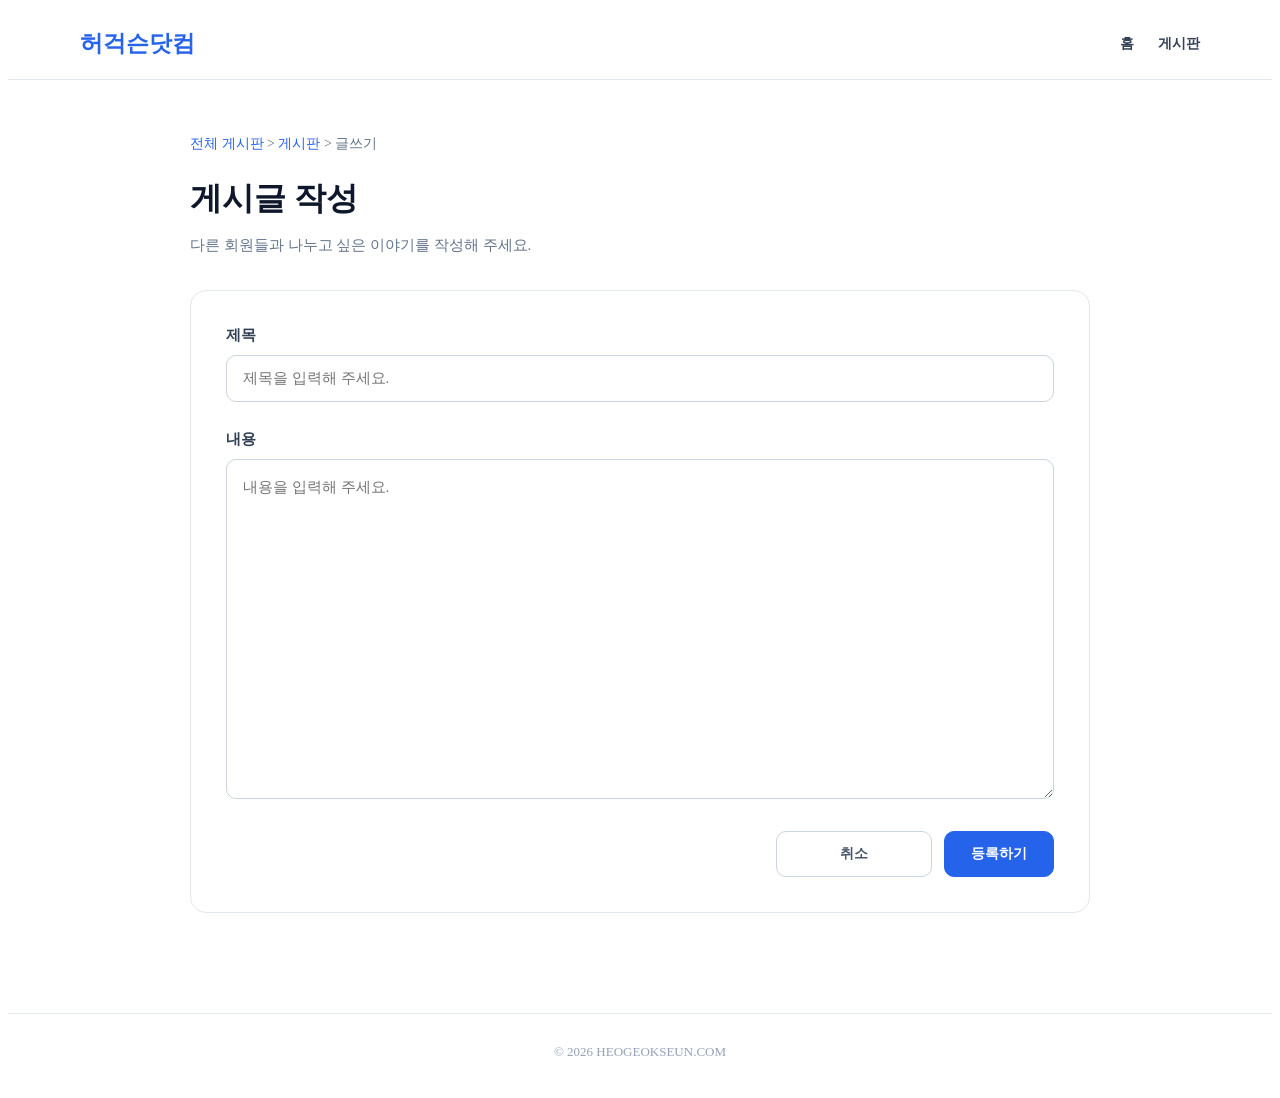
<file: src/main/resources/templates/board/write.html>
<!DOCTYPE html>
<html lang="ko" xmlns:th="http://www.thymeleaf.org">
<head>
    <meta charset="UTF-8">
    <meta name="viewport" content="width=device-width, initial-scale=1.0">
    <title>글쓰기 | 허걱슨닷컴</title>

    <link rel="stylesheet" th:href="@{/css/style.css(v=3)}">

    <style>
        .write-header {
            background: #ffffff;
            border-bottom: 1px solid #e2e8f0;
        }

        .write-header-inner {
            max-width: 1120px;
            margin: 0 auto;
            padding: 20px 24px;
            display: flex;
            align-items: center;
            justify-content: space-between;
            gap: 20px;
        }

        .write-logo {
            font-size: 23px;
            font-weight: 800;
            color: #2563eb;
            text-decoration: none;
        }

        .write-nav {
            display: flex;
            gap: 24px;
        }

        .write-nav a {
            color: #334155;
            font-size: 14px;
            font-weight: 600;
            text-decoration: none;
        }

        .write-page {
            max-width: 900px;
            min-height: 75vh;
            margin: 0 auto;
            padding: 55px 24px 100px;
        }

        .write-breadcrumb {
            margin-bottom: 24px;
            color: #64748b;
            font-size: 14px;
        }

        .write-breadcrumb a {
            color: #2563eb;
            text-decoration: none;
        }

        .write-title {
            margin-bottom: 12px;
            font-size: 32px;
            font-weight: 800;
            color: #0f172a;
        }

        .write-description {
            margin-bottom: 35px;
            color: #64748b;
            font-size: 15px;
        }

        .write-form {
            padding: 35px;
            border: 1px solid #e2e8f0;
            border-radius: 16px;
            background: #ffffff;
        }

        .write-field {
            margin-bottom: 28px;
        }

        .write-field label {
            display: block;
            margin-bottom: 10px;
            color: #334155;
            font-size: 15px;
            font-weight: 700;
        }

        .write-input,
        .write-textarea {
            width: 100%;
            box-sizing: border-box;
            padding: 14px 16px;
            border: 1px solid #cbd5e1;
            border-radius: 10px;
            background: #ffffff;
            color: #0f172a;
            font-size: 15px;
            font-family: inherit;
        }

        .write-input:focus,
        .write-textarea:focus {
            outline: none;
            border-color: #2563eb;
            box-shadow: 0 0 0 3px rgba(37, 99, 235, 0.1);
        }

        .write-textarea {
            min-height: 340px;
            resize: vertical;
            line-height: 1.8;
        }

        .write-actions {
            display: flex;
            justify-content: flex-end;
            gap: 12px;
        }

        .write-cancel,
        .write-submit {
            display: inline-flex;
            align-items: center;
            justify-content: center;
            min-width: 110px;
            padding: 13px 22px;
            border-radius: 10px;
            font-size: 14px;
            font-weight: 700;
            text-decoration: none;
            cursor: pointer;
        }

        .write-cancel {
            border: 1px solid #cbd5e1;
            background: #ffffff;
            color: #475569;
        }

        .write-submit {
            border: 1px solid #2563eb;
            background: #2563eb;
            color: #ffffff;
        }

        .write-submit:hover {
            background: #1d4ed8;
        }

        .write-footer {
            padding: 30px 20px;
            border-top: 1px solid #e2e8f0;
            text-align: center;
            color: #94a3b8;
            font-size: 13px;
        }

        @media (max-width: 600px) {
            .write-header-inner {
                flex-wrap: wrap;
            }

            .write-nav {
                gap: 14px;
            }

            .write-page {
                padding: 35px 16px 70px;
            }

            .write-title {
                font-size: 26px;
            }

            .write-form {
                padding: 22px 18px;
            }

            .write-actions {
                flex-direction: column;
            }

            .write-cancel,
            .write-submit {
                width: 100%;
                box-sizing: border-box;
            }
        }
    </style>
</head>

<body>

    <header class="write-header">
        <div class="write-header-inner">
            <a class="write-logo" th:href="@{/}">
                허걱슨닷컴
            </a>

            <nav class="write-nav">
                <a th:href="@{/}">홈</a>
                <a th:href="@{/boards}">게시판</a>
            </nav>
        </div>
    </header>

    <main class="write-page">

        <div class="write-breadcrumb">
            <a th:href="@{/boards}">전체 게시판</a>
            &gt;
            <a th:href="@{/boards/{boardNo}(boardNo=${board.boardNo})}"
               th:text="${board.boardName}">
                게시판
            </a>
            &gt; 글쓰기
        </div>

        <h1 class="write-title">게시글 작성</h1>

        <p class="write-description">
            다른 회원들과 나누고 싶은 이야기를 작성해 주세요.
        </p>

        <form class="write-form"
              th:action="@{/boards/{boardNo}/posts(boardNo=${board.boardNo})}"
              method="post">

            <div class="write-field">
                <label for="title">제목</label>

                <input
                    type="text"
                    id="title"
                    name="title"
                    class="write-input"
                    placeholder="제목을 입력해 주세요."
                    maxlength="200"
                    required>
            </div>

            <div class="write-field">
                <label for="content">내용</label>

                <textarea
                    id="content"
                    name="content"
                    class="write-textarea"
                    placeholder="내용을 입력해 주세요."
                    required></textarea>
            </div>

            <div class="write-actions">
                <a class="write-cancel"
                   th:href="@{/boards/{boardNo}(boardNo=${board.boardNo})}">
                    취소
                </a>

                <button type="submit" class="write-submit">
                    등록하기
                </button>
            </div>

        </form>

    </main>

    <footer class="write-footer">
        © 2026 HEOGEOKSEUN.COM
    </footer>

</body>
</html>
</file>
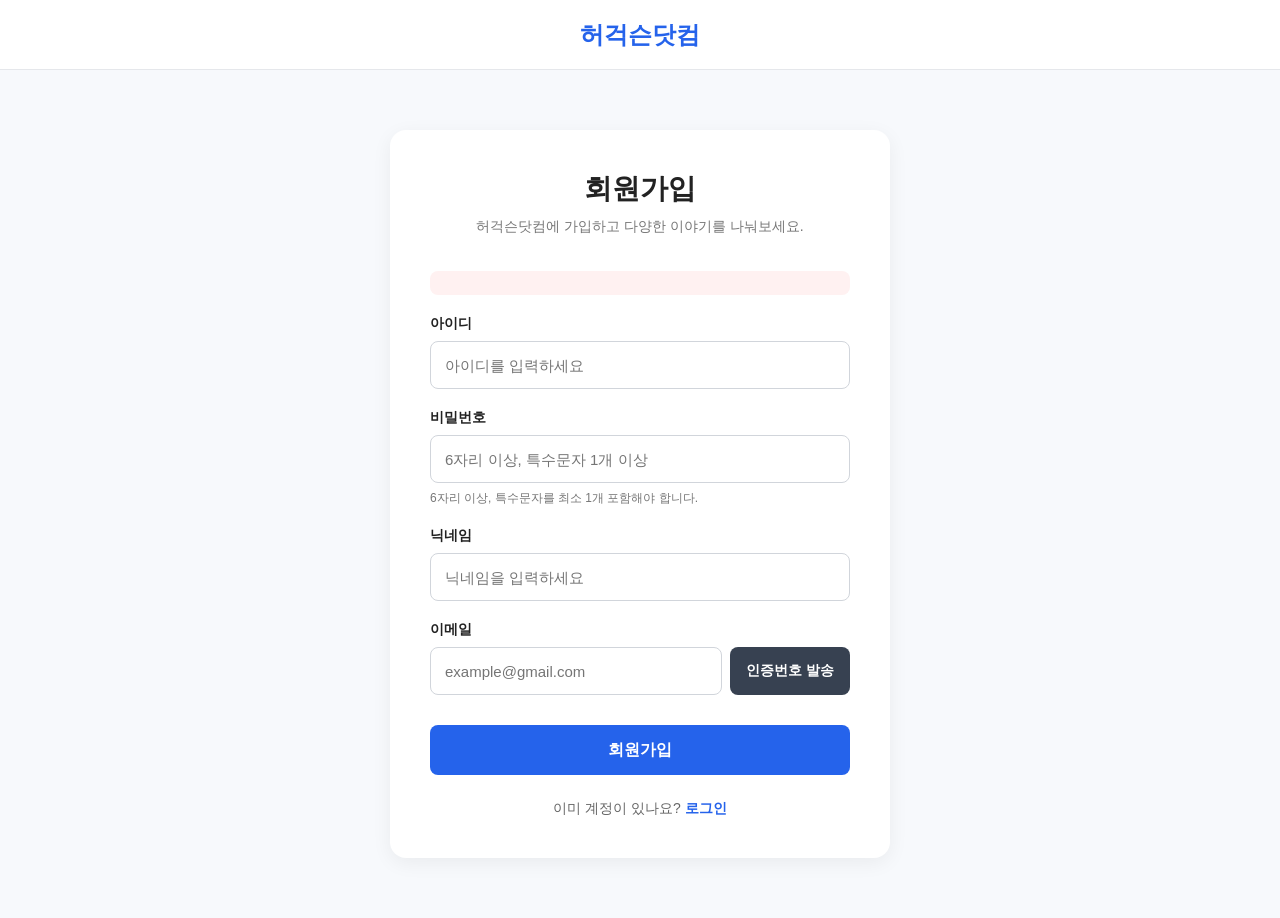
<file: src/main/resources/templates/member/join.html>
<!DOCTYPE html>
<html lang="ko" xmlns:th="http://www.thymeleaf.org">
<head>
    <meta charset="UTF-8">
    <meta name="viewport" content="width=device-width, initial-scale=1.0">
    
    <!-- Spring Security CSRF 토큰 -->
	<meta name="_csrf" th:content="${_csrf.token}">
	<meta name="_csrf_header" th:content="${_csrf.headerName}">

    <title>회원가입 | 허걱슨닷컴</title>

    <style>
        * {
            box-sizing: border-box;
            margin: 0;
            padding: 0;
        }

        body {
            font-family: Arial, sans-serif;
            background: #f7f9fc;
            color: #222;
        }

        header {
            height: 70px;
            background: white;
            border-bottom: 1px solid #e5e7eb;
            display: flex;
            align-items: center;
            justify-content: center;
        }

        .logo {
            font-size: 24px;
            font-weight: bold;
            color: #2563eb;
            text-decoration: none;
        }

        .container {
            width: 100%;
            max-width: 500px;
            margin: 60px auto;
            background: white;
            padding: 40px;
            border-radius: 16px;
            box-shadow: 0 5px 20px rgba(0, 0, 0, 0.06);
        }

        .container h1 {
            text-align: center;
            margin-bottom: 10px;
            font-size: 28px;
        }

        .description {
            text-align: center;
            color: #777;
            margin-bottom: 35px;
            font-size: 14px;
        }

        .error-message {
            background: #fff1f1;
            color: #dc2626;
            padding: 12px;
            border-radius: 8px;
            margin-bottom: 20px;
            text-align: center;
            font-size: 14px;
        }

        .form-group {
            margin-bottom: 20px;
        }

        .form-group label {
            display: block;
            margin-bottom: 8px;
            font-weight: bold;
            font-size: 14px;
        }

        .form-group input {
            width: 100%;
            height: 48px;
            padding: 0 14px;
            border: 1px solid #d1d5db;
            border-radius: 8px;
            font-size: 15px;
            outline: none;
        }

        .form-group input:focus {
            border-color: #2563eb;
        }

        .password-info {
            display: block;
            margin-top: 7px;
            color: #777;
            font-size: 12px;
        }

        .input-button-row {
            display: flex;
            gap: 8px;
        }

        .input-button-row input {
            flex: 1;
        }

        .verify-button {
            width: 120px;
            height: 48px;
            border: none;
            border-radius: 8px;
            background: #374151;
            color: white;
            font-size: 14px;
            font-weight: bold;
            cursor: pointer;
        }

        .verify-button:hover {
            background: #1f2937;
        }

        .verify-button:disabled {
            background: #9ca3af;
            cursor: not-allowed;
        }

        .verification-message {
            display: block;
            margin-top: 8px;
            font-size: 13px;
        }

        .success {
            color: #16a34a;
        }

        .fail {
            color: #dc2626;
        }

        .join-button {
            width: 100%;
            height: 50px;
            border: none;
            border-radius: 8px;
            background: #2563eb;
            color: white;
            font-size: 16px;
            font-weight: bold;
            cursor: pointer;
            margin-top: 10px;
        }

        .join-button:hover {
            background: #1d4ed8;
        }

        .login-link {
            text-align: center;
            margin-top: 25px;
            font-size: 14px;
            color: #666;
        }

        .login-link a {
            color: #2563eb;
            font-weight: bold;
            text-decoration: none;
        }
    </style>
</head>

<body>

<header>
    <a href="/" class="logo">허걱슨닷컴</a>
</header>

<main class="container">

    <h1>회원가입</h1>

    <p class="description">
        허걱슨닷컴에 가입하고 다양한 이야기를 나눠보세요.
    </p>

    <div
        class="error-message"
        th:if="${errorMessage}"
        th:text="${errorMessage}">
    </div>

    <form action="/join" method="post" id="joinForm">

    <!-- 회원가입 POST 요청용 CSRF 토큰 -->
    <input type="hidden"
           th:name="${_csrf.parameterName}"
           th:value="${_csrf.token}">

        <div class="form-group">
            <label for="memberId">아이디</label>

            <input
                type="text"
                id="memberId"
                name="memberId"
                placeholder="아이디를 입력하세요"
                required>
        </div>

        <div class="form-group">
            <label for="memberPw">비밀번호</label>

            <input
                type="password"
                id="memberPw"
                name="memberPw"
                placeholder="6자리 이상, 특수문자 1개 이상"
                minlength="6"
                pattern="(?=.*[^a-zA-Z0-9]).{6,}"
                title="비밀번호는 6자리 이상이며 특수문자를 최소 1개 포함해야 합니다."
                required>

            <span class="password-info">
                6자리 이상, 특수문자를 최소 1개 포함해야 합니다.
            </span>
        </div>

        <div class="form-group">
            <label for="nickname">닉네임</label>

            <input
                type="text"
                id="nickname"
                name="nickname"
                placeholder="닉네임을 입력하세요"
                required>
        </div>

        <div class="form-group">
            <label for="email">이메일</label>

            <div class="input-button-row">

                <input
                    type="email"
                    id="email"
                    name="email"
                    placeholder="example@gmail.com"
                    required>

                <button
                    type="button"
                    class="verify-button"
                    id="sendEmailButton">
                    인증번호 발송
                </button>

            </div>

            <span
                id="emailSendMessage"
                class="verification-message">
            </span>
        </div>

        <div
            class="form-group"
            id="verificationGroup"
            style="display: none;">

            <label for="verificationCode">
                인증번호
            </label>

            <div class="input-button-row">

                <input
                    type="text"
                    id="verificationCode"
                    inputmode="numeric"
                    maxlength="6"
                    placeholder="6자리 인증번호">

                <button
                    type="button"
                    class="verify-button"
                    id="verifyEmailButton">
                    인증 확인
                </button>

            </div>

            <span
                id="verificationMessage"
                class="verification-message">
            </span>

        </div>

        <button
            type="submit"
            class="join-button">
            회원가입
        </button>

    </form>

    <div class="login-link">
        이미 계정이 있나요?
        <a href="/login">로그인</a>
    </div>

</main>

<script>
    const emailInput =
        document.getElementById("email");

    const sendEmailButton =
        document.getElementById("sendEmailButton");

    const verifyEmailButton =
        document.getElementById("verifyEmailButton");

    const verificationGroup =
        document.getElementById("verificationGroup");

    const verificationCodeInput =
        document.getElementById("verificationCode");

    const emailSendMessage =
        document.getElementById("emailSendMessage");

    const verificationMessage =
        document.getElementById("verificationMessage");

    let emailVerified = false;

    sendEmailButton.addEventListener("click", async function () {

        const email = emailInput.value.trim();

        if (email === "") {
            emailSendMessage.textContent =
                "이메일을 입력해주세요.";

            emailSendMessage.className =
                "verification-message fail";

            return;
        }

        if (!emailInput.checkValidity()) {
            emailSendMessage.textContent =
                "올바른 이메일 형식을 입력해주세요.";

            emailSendMessage.className =
                "verification-message fail";

            return;
        }

        sendEmailButton.disabled = true;
        sendEmailButton.textContent = "발송 중...";

        try {

        	const csrfToken = document.querySelector('meta[name="_csrf"]').content;
        	const csrfHeader = document.querySelector('meta[name="_csrf_header"]').content;

        	const response = await fetch("/email/send", {
        	    method: "POST",
        	    headers: {
        	        "Content-Type": "application/x-www-form-urlencoded",
        	        [csrfHeader]: csrfToken
        	    },
        	    body:
        	        "email=" +
        	        encodeURIComponent(email)
        	});

            const data = await response.json();

            if (data.success) {

                emailVerified = false;

                verificationGroup.style.display =
                    "block";

                emailSendMessage.textContent =
                    data.message;

                emailSendMessage.className =
                    "verification-message success";

                verificationMessage.textContent = "";
                verificationCodeInput.value = "";

            } else {

                emailSendMessage.textContent =
                    data.message;

                emailSendMessage.className =
                    "verification-message fail";
            }

        } catch (error) {

            emailSendMessage.textContent =
                "인증번호 발송 중 오류가 발생했습니다.";

            emailSendMessage.className =
                "verification-message fail";

        } finally {

            sendEmailButton.disabled = false;
            sendEmailButton.textContent =
                "인증번호 발송";
        }
    });

    verifyEmailButton.addEventListener("click", async function () {

        const email =
            emailInput.value.trim();

        const code =
            verificationCodeInput.value.trim();

        if (code.length !== 6) {

            verificationMessage.textContent =
                "6자리 인증번호를 입력해주세요.";

            verificationMessage.className =
                "verification-message fail";

            return;
        }

        try {

        	const csrfToken = document.querySelector('meta[name="_csrf"]').content;
        	const csrfHeader = document.querySelector('meta[name="_csrf_header"]').content;

        	const response = await fetch("/email/verify", {
        	    method: "POST",
        	    headers: {
        	        "Content-Type": "application/x-www-form-urlencoded",
        	        [csrfHeader]: csrfToken
        	    },
        	    body:
        	        "email=" +
        	        encodeURIComponent(email) +
        	        "&code=" +
        	        encodeURIComponent(code)
        	});

            const data = await response.json();

            if (data.success) {

                emailVerified = true;

                verificationMessage.textContent =
                    data.message;

                verificationMessage.className =
                    "verification-message success";

                emailInput.readOnly = true;
                verificationCodeInput.readOnly = true;

                verifyEmailButton.disabled = true;
                sendEmailButton.disabled = true;

            } else {

                emailVerified = false;

                verificationMessage.textContent =
                    data.message;

                verificationMessage.className =
                    "verification-message fail";
            }

        } catch (error) {

            emailVerified = false;

            verificationMessage.textContent =
                "이메일 인증 중 오류가 발생했습니다.";

            verificationMessage.className =
                "verification-message fail";
        }
    });

    document
        .getElementById("joinForm")
        .addEventListener("submit", function (event) {

            if (!emailVerified) {

                event.preventDefault();

                verificationMessage.textContent =
                    "이메일 인증을 완료해주세요.";

                verificationMessage.className =
                    "verification-message fail";

                verificationGroup.style.display =
                    "block";
            }
        });

    emailInput.addEventListener("input", function () {

        if (!emailInput.readOnly) {
            emailVerified = false;
        }
    });
</script>

</body>
</html>
</file>
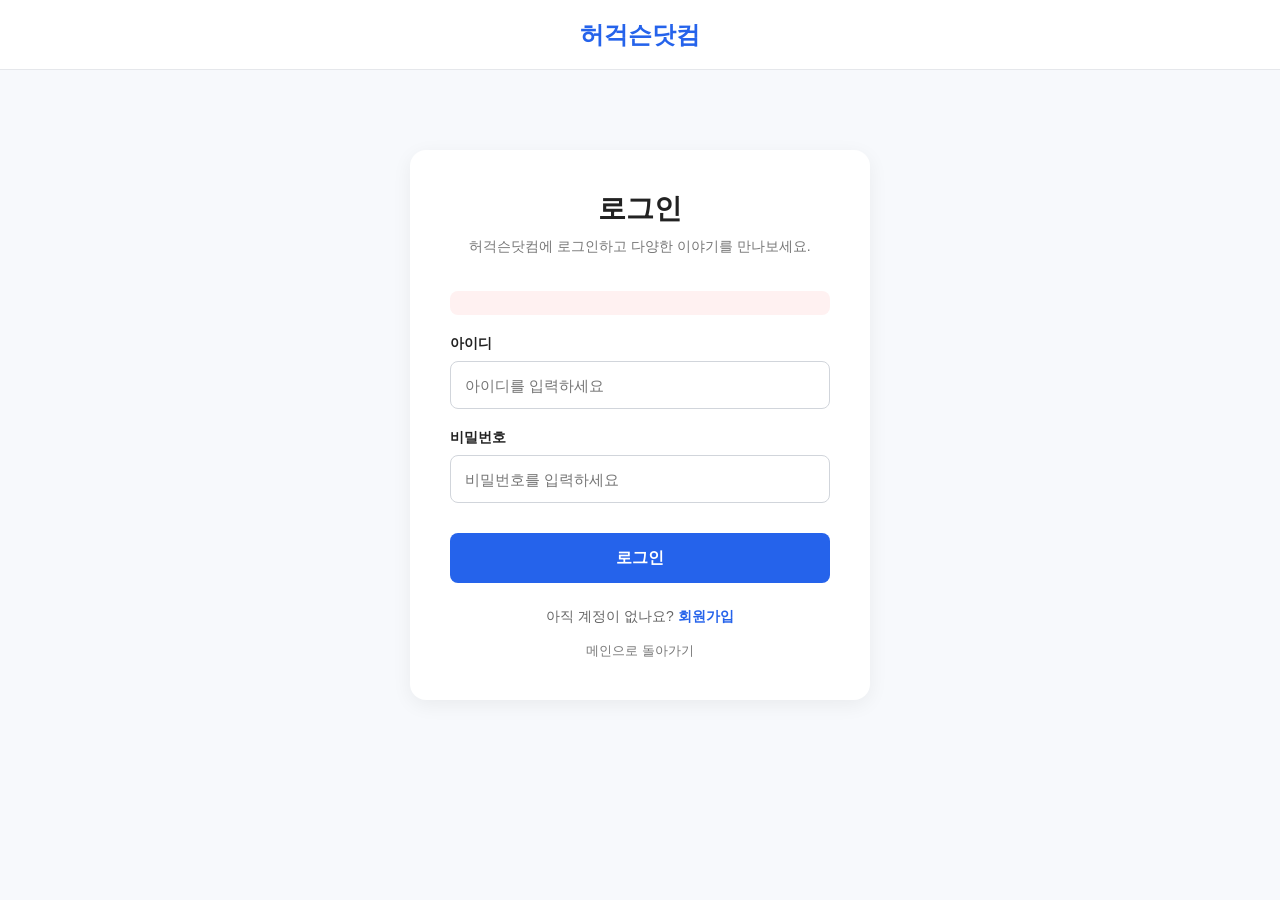
<file: src/main/resources/templates/member/login.html>
<!DOCTYPE html>
<html lang="ko" xmlns:th="http://www.thymeleaf.org">

<head>
    <meta charset="UTF-8">
    <meta name="viewport" content="width=device-width, initial-scale=1.0">

    <title>로그인 | 허걱슨닷컴</title>

    <style>
        /* 모든 요소의 기본 여백 제거 및 크기 계산 방식 통일 */
        * {
            box-sizing: border-box;
            margin: 0;
            padding: 0;
        }

        /* 전체 페이지 */
        body {
            font-family: Arial, sans-serif;
            background: #f7f9fc;
            color: #222;
        }

        /* 상단 헤더 */
        header {
            height: 70px;
            background: white;
            border-bottom: 1px solid #e5e7eb;

            display: flex;
            align-items: center;
            justify-content: center;
        }

        /* 허걱슨닷컴 로고 */
        .logo {
            font-size: 24px;
            font-weight: bold;
            color: #2563eb;
            text-decoration: none;
        }

        /* 로그인 박스 */
        .container {
            width: 100%;
            max-width: 460px;

            margin: 80px auto;
            padding: 40px;

            background: white;
            border-radius: 16px;

            box-shadow: 0 5px 20px rgba(0, 0, 0, 0.06);
        }

        /* 로그인 제목 */
        .container h1 {
            text-align: center;
            font-size: 28px;
            margin-bottom: 10px;
        }

        /* 로그인 설명 */
        .description {
            text-align: center;
            color: #777;
            font-size: 14px;
            margin-bottom: 35px;
        }

        /* 로그인 실패 메시지 */
        .error-message {
            background: #fff1f1;
            color: #dc2626;

            padding: 12px;
            border-radius: 8px;

            margin-bottom: 20px;

            text-align: center;
            font-size: 14px;
        }

        /* 입력창 그룹 */
        .form-group {
            margin-bottom: 20px;
        }

        /* 입력창 제목 */
        .form-group label {
            display: block;

            margin-bottom: 8px;

            font-size: 14px;
            font-weight: bold;
        }

        /* 아이디 / 비밀번호 입력창 */
        .form-group input {
            width: 100%;
            height: 48px;

            padding: 0 14px;

            border: 1px solid #d1d5db;
            border-radius: 8px;

            font-size: 15px;
            outline: none;
        }

        /* 입력창 선택 시 */
        .form-group input:focus {
            border-color: #2563eb;
        }

        /* 로그인 버튼 */
        .login-button {
            width: 100%;
            height: 50px;

            border: none;
            border-radius: 8px;

            background: #2563eb;
            color: white;

            font-size: 16px;
            font-weight: bold;

            cursor: pointer;
            margin-top: 10px;
        }

        /* 로그인 버튼 마우스 올렸을 때 */
        .login-button:hover {
            background: #1d4ed8;
        }

        /* 회원가입 이동 영역 */
        .join-link {
            margin-top: 25px;

            text-align: center;

            color: #666;
            font-size: 14px;
        }

        /* 회원가입 링크 */
        .join-link a {
            color: #2563eb;
            font-weight: bold;
            text-decoration: none;
        }

        /* 메인으로 돌아가기 */
        .home-link {
            margin-top: 15px;
            text-align: center;
        }

        .home-link a {
            color: #777;
            font-size: 13px;
            text-decoration: none;
        }

        .home-link a:hover {
            color: #2563eb;
        }
    </style>
</head>

<body>

<!-- 상단 영역 -->
<header>

    <!-- 로고 클릭 시 메인 페이지로 이동 -->
    <a th:href="@{/}" class="logo">
        허걱슨닷컴
    </a>

</header>


<!-- 로그인 영역 -->
<main class="container">

    <h1>로그인</h1>

    <p class="description">
        허걱슨닷컴에 로그인하고 다양한 이야기를 만나보세요.
    </p>


    <!-- 로그인 실패 시 컨트롤러에서 전달한 메시지 출력 -->
    <div
        class="error-message"
        th:if="${errorMessage}"
        th:text="${errorMessage}">
    </div>


    <!--
        로그인 폼

        POST /login 요청을 기존 MemberController에 전달한다.
        th:action을 사용해 Thymeleaf와 Spring Security가
        로그인 요청을 올바르게 처리하도록 한다.
    -->
    <form
        th:action="@{/login}"
        method="post">

        <!--
            CSRF 보안 토큰

            Spring Security가 생성한 토큰을 POST 요청에 포함한다.
            이를 통해 다른 사이트에서 사용자의 브라우저를 이용해
            원하지 않는 요청을 보내는 공격을 방지한다.

            토큰은 서버에서 생성하므로 직접 값을 입력하지 않는다.
        -->
        <input
            type="hidden"
            th:name="${_csrf.parameterName}"
            th:value="${_csrf.token}">


        <!-- 아이디 -->
        <div class="form-group">

            <label for="memberId">
                아이디
            </label>

            <input
                type="text"
                id="memberId"
                name="memberId"
                placeholder="아이디를 입력하세요"
                autocomplete="username"
                required>

        </div>


        <!-- 비밀번호 -->
        <div class="form-group">

            <label for="memberPw">
                비밀번호
            </label>

            <input
                type="password"
                id="memberPw"
                name="memberPw"
                placeholder="비밀번호를 입력하세요"
                autocomplete="current-password"
                required>

        </div>


        <!-- 로그인 버튼 -->
        <button
            type="submit"
            class="login-button">

            로그인

        </button>

    </form>


    <!-- 회원가입 페이지 이동 -->
    <div class="join-link">

        아직 계정이 없나요?

        <a th:href="@{/join}">
            회원가입
        </a>

    </div>


    <!-- 메인 페이지 이동 -->
    <div class="home-link">

        <a th:href="@{/}">
            메인으로 돌아가기
        </a>

    </div>

</main>

</body>

</html>
</file>
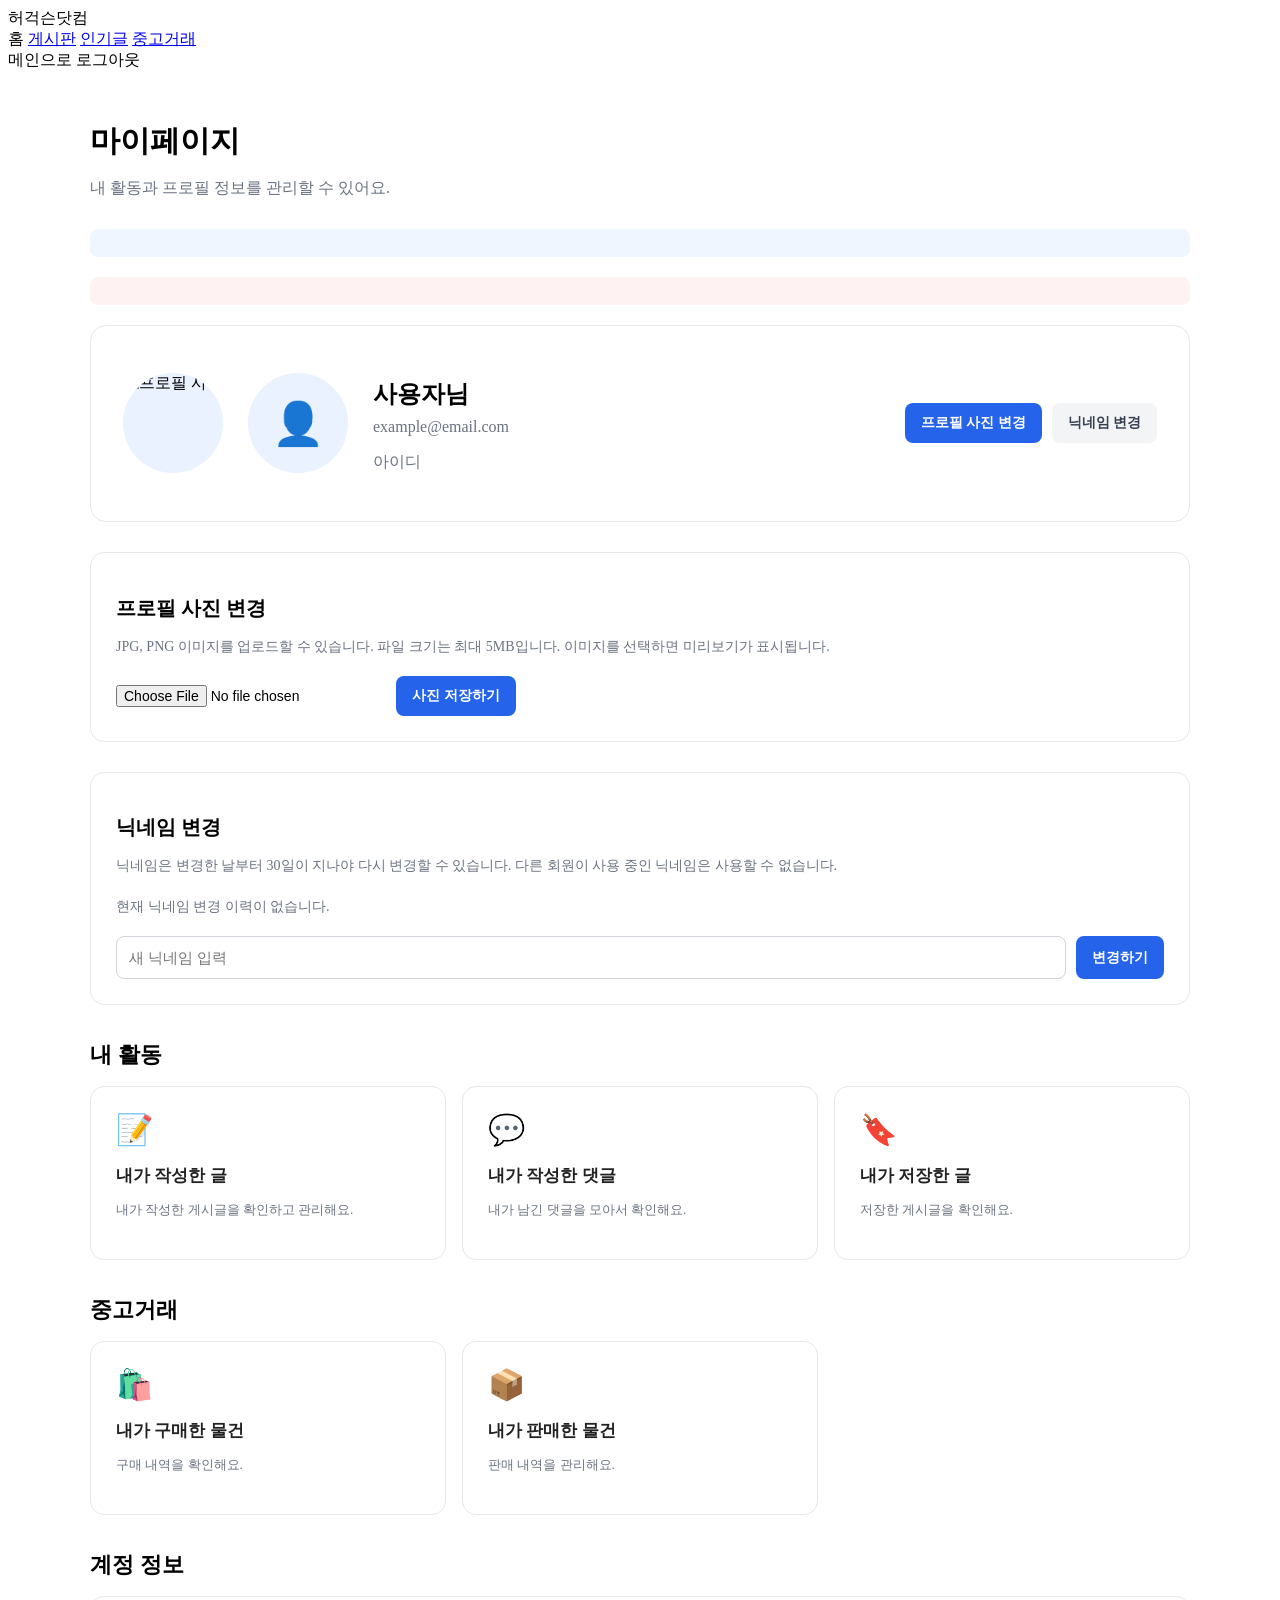
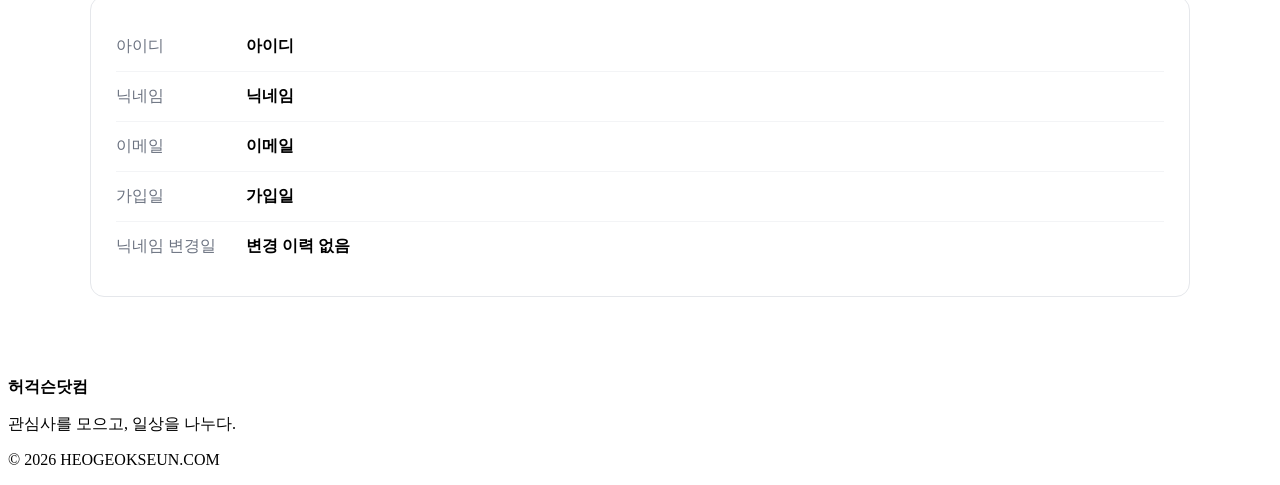
<file: src/main/resources/templates/member/mypage.html>
<!DOCTYPE html>
<html lang="ko" xmlns:th="http://www.thymeleaf.org">

<head>
    <meta charset="UTF-8">
    <meta name="viewport" content="width=device-width, initial-scale=1.0">
    <title>마이페이지 | 허걱슨닷컴</title>

    <link rel="stylesheet" th:href="@{/css/style.css}">

    <style>
        /* 마이페이지 전체 영역 */
        .mypage-container {
            max-width: 1100px;
            margin: 50px auto 80px;
            padding: 0 20px;
        }

        .page-title {
            font-size: 30px;
            margin-bottom: 8px;
        }

        .page-description {
            color: #6b7280;
            margin-bottom: 30px;
        }

        /* 프로필 영역 */
        .profile-card {
            display: flex;
            align-items: center;
            gap: 25px;
            padding: 32px;
            background: #fff;
            border: 1px solid #e5e7eb;
            border-radius: 16px;
            margin-bottom: 30px;
        }

        .profile-image {
            width: 100px;
            height: 100px;
            border-radius: 50%;
            object-fit: cover;
            background: #eaf1ff;
            flex-shrink: 0;
        }

        .default-profile {
            display: flex;
            align-items: center;
            justify-content: center;
            font-size: 42px;
            color: #2563eb;
        }

        .profile-info {
            flex: 1;
            min-width: 0;
        }

        .profile-info h2 {
            font-size: 24px;
            margin-bottom: 8px;
        }

        .profile-info p {
            color: #6b7280;
            margin-top: 5px;
            overflow-wrap: anywhere;
        }

        .profile-actions {
            display: flex;
            gap: 10px;
            flex-wrap: wrap;
        }

        .mypage-button {
            display: inline-block;
            padding: 11px 16px;
            background: #2563eb;
            color: white;
            border: 0;
            border-radius: 8px;
            font-size: 14px;
            font-weight: bold;
            text-decoration: none;
            cursor: pointer;
        }

        .mypage-button.secondary {
            background: #f3f4f6;
            color: #374151;
        }

        .mypage-button:disabled {
            opacity: 0.5;
            cursor: not-allowed;
        }

        /* 프로필 사진 변경 영역 */
        .profile-upload-box {
            margin-bottom: 30px;
            padding: 25px;
            background: #fff;
            border: 1px solid #e5e7eb;
            border-radius: 14px;
        }

        .profile-upload-box h2 {
            font-size: 20px;
            margin-bottom: 12px;
        }

        .upload-description {
            color: #6b7280;
            font-size: 14px;
            line-height: 1.6;
            margin-bottom: 18px;
        }

        .profile-upload-form {
            display: flex;
            align-items: center;
            gap: 15px;
            flex-wrap: wrap;
        }

        .profile-file-input {
            max-width: 100%;
            font-size: 14px;
        }

        .profile-preview {
            display: none;
            width: 100px;
            height: 100px;
            border-radius: 50%;
            object-fit: cover;
            border: 2px solid #dbeafe;
            margin-top: 18px;
        }

        /* 닉네임 변경 영역 */
        .nickname-box {
            margin-bottom: 30px;
            padding: 25px;
            background: #fff;
            border: 1px solid #e5e7eb;
            border-radius: 14px;
        }

        .nickname-box h2 {
            font-size: 20px;
            margin-bottom: 12px;
        }

        .nickname-description {
            color: #6b7280;
            font-size: 14px;
            margin-bottom: 18px;
            line-height: 1.6;
        }

        .nickname-form {
            display: flex;
            gap: 10px;
            flex-wrap: wrap;
        }

        .nickname-input {
            flex: 1;
            min-width: 180px;
            padding: 12px;
            border: 1px solid #d1d5db;
            border-radius: 8px;
            font-size: 15px;
        }

        .nickname-input:focus {
            outline: none;
            border-color: #2563eb;
        }

        /* 성공 / 오류 메시지 */
        .message {
            padding: 14px 18px;
            margin-bottom: 20px;
            border-radius: 8px;
            font-size: 14px;
        }

        .success-message {
            background: #eff6ff;
            color: #1d4ed8;
        }

        .error-message {
            background: #fef2f2;
            color: #b91c1c;
        }

        /* 활동 메뉴 */
        .mypage-section {
            margin-top: 35px;
        }

        .mypage-section h2 {
            font-size: 22px;
            margin-bottom: 16px;
        }

        .menu-grid {
            display: grid;
            grid-template-columns: repeat(3, minmax(0, 1fr));
            gap: 16px;
        }

        .menu-card {
            display: block;
            padding: 25px;
            background: white;
            border: 1px solid #e5e7eb;
            border-radius: 14px;
            color: #222;
            transition: 0.2s;
        }

        .menu-card:hover {
            border-color: #2563eb;
            transform: translateY(-3px);
        }

        .menu-icon {
            font-size: 30px;
            margin-bottom: 15px;
        }

        .menu-card h3 {
            font-size: 17px;
            margin-bottom: 8px;
        }

        .menu-card p {
            font-size: 13px;
            color: #6b7280;
            line-height: 1.6;
        }

        /* 계정 정보 */
        .account-box {
            background: white;
            padding: 25px;
            border: 1px solid #e5e7eb;
            border-radius: 14px;
        }

        .account-row {
            display: flex;
            gap: 20px;
            padding: 14px 0;
            border-bottom: 1px solid #f3f4f6;
        }

        .account-row:last-child {
            border-bottom: none;
        }

        .account-label {
            width: 110px;
            flex-shrink: 0;
            color: #6b7280;
        }

        .account-value {
            overflow-wrap: anywhere;
        }

        @media (max-width: 800px) {
            .profile-card {
                flex-direction: column;
                align-items: flex-start;
            }

            .menu-grid {
                grid-template-columns: repeat(2, minmax(0, 1fr));
            }
        }

        @media (max-width: 520px) {
            .menu-grid {
                grid-template-columns: 1fr;
            }

            .profile-actions {
                width: 100%;
            }

            .account-row {
                flex-direction: column;
                gap: 5px;
            }

            .nickname-form {
                flex-direction: column;
            }
        }
    </style>
</head>

<body>

<!-- 상단 헤더 -->
<header class="header">
    <div class="header-inner">

        <a th:href="@{/}" class="logo">허걱슨닷컴</a>

        <nav class="nav">
            <a th:href="@{/}">홈</a>
            <a href="#">게시판</a>
            <a href="#">인기글</a>
            <a href="#">중고거래</a>
        </nav>

        <div class="header-right">
            <a th:href="@{/}" class="login-btn">메인으로</a>
            <a th:href="@{/logout}" class="signup-btn">로그아웃</a>
        </div>

    </div>
</header>

<main class="mypage-container">

    <h1 class="page-title">마이페이지</h1>

    <p class="page-description">
        내 활동과 프로필 정보를 관리할 수 있어요.
    </p>

    <!-- 성공 메시지 -->
    <div th:if="${successMessage}"
         class="message success-message"
         th:text="${successMessage}">
    </div>

    <!-- 오류 메시지 -->
    <div th:if="${errorMessage}"
         class="message error-message"
         th:text="${errorMessage}">
    </div>

    <!-- 회원 프로필 -->
    <section class="profile-card">

        <!-- 등록된 프로필 사진 -->
        <img
            th:if="${member.profileImage != null and !#strings.isEmpty(member.profileImage)}"
            th:src="${member.profileImage}"
            alt="프로필 사진"
            class="profile-image">

        <!-- 기본 프로필 아이콘 -->
        <div
            th:unless="${member.profileImage != null and !#strings.isEmpty(member.profileImage)}"
            class="profile-image default-profile">
            👤
        </div>

        <div class="profile-info">
            <h2 th:text="|${member.nickname}님|">사용자님</h2>
            <p th:text="${member.email}">example@email.com</p>
            <p th:text="|아이디: ${member.memberId}|">아이디</p>
        </div>

        <div class="profile-actions">

            <!-- 프로필 사진 변경 영역으로 이동 -->
            <a href="#profile-upload-section"
               class="mypage-button">
                프로필 사진 변경
            </a>

            <!-- 닉네임 변경 영역으로 이동 -->
            <a href="#nickname-section"
               class="mypage-button secondary">
                닉네임 변경
            </a>

        </div>

    </section>

    <!-- 프로필 사진 업로드 -->
    <section id="profile-upload-section"
             class="profile-upload-box">

        <h2>프로필 사진 변경</h2>

        <p class="upload-description">
            JPG, PNG 이미지를 업로드할 수 있습니다.
            파일 크기는 최대 5MB입니다.
            이미지를 선택하면 미리보기가 표시됩니다.
        </p>

        <!-- 컨트롤러의 업로드 주소와 연결 -->
        <form
            id="profileUploadForm"
            class="profile-upload-form"
            th:action="@{/mypage/profile-image}"
            method="post"
            enctype="multipart/form-data">

            <!-- name은 컨트롤러의 @RequestParam과 일치해야 함 -->
            <input
                type="file"
                id="profileImageInput"
                name="profileImage"
                class="profile-file-input"
                accept="image/jpeg,image/png"
                required>

            <button type="submit"
                    class="mypage-button">
                사진 저장하기
            </button>

        </form>

        <!-- 선택한 사진 미리보기 -->
        <img id="profilePreview"
             class="profile-preview"
             alt="선택한 프로필 사진 미리보기">

    </section>

    <!-- 닉네임 변경 -->
    <section id="nickname-section" class="nickname-box">

        <h2>닉네임 변경</h2>

        <p class="nickname-description">
            닉네임은 변경한 날부터 30일이 지나야 다시 변경할 수 있습니다.
            다른 회원이 사용 중인 닉네임은 사용할 수 없습니다.
        </p>

        <p class="nickname-description"
           th:if="${member.nicknameChangedAt == null}">
            현재 닉네임 변경 이력이 없습니다.
        </p>

        <p class="nickname-description"
           th:if="${member.nicknameChangedAt != null}"
           th:text="|마지막 변경일: ${#temporals.format(member.nicknameChangedAt, 'yyyy-MM-dd HH:mm')}|">
        </p>

        <form class="nickname-form"
              th:action="@{/mypage/nickname}"
              method="post">

            <input type="text"
                   name="nickname"
                   class="nickname-input"
                   placeholder="새 닉네임 입력"
                   maxlength="30"
                   required>

            <button type="submit"
                    class="mypage-button">
                변경하기
            </button>

        </form>

    </section>

    <!-- 내 활동 -->
    <section class="mypage-section">

        <h2>내 활동</h2>

        <div class="menu-grid">

            <div class="menu-card">
                <div class="menu-icon">📝</div>
                <h3>내가 작성한 글</h3>
                <p>내가 작성한 게시글을 확인하고 관리해요.</p>
            </div>

            <div class="menu-card">
                <div class="menu-icon">💬</div>
                <h3>내가 작성한 댓글</h3>
                <p>내가 남긴 댓글을 모아서 확인해요.</p>
            </div>

            <div class="menu-card">
                <div class="menu-icon">🔖</div>
                <h3>내가 저장한 글</h3>
                <p>저장한 게시글을 확인해요.</p>
            </div>

        </div>
    </section>

    <!-- 중고거래 -->
    <section class="mypage-section">

        <h2>중고거래</h2>

        <div class="menu-grid">

            <div class="menu-card">
                <div class="menu-icon">🛍️</div>
                <h3>내가 구매한 물건</h3>
                <p>구매 내역을 확인해요.</p>
            </div>

            <div class="menu-card">
                <div class="menu-icon">📦</div>
                <h3>내가 판매한 물건</h3>
                <p>판매 내역을 관리해요.</p>
            </div>

        </div>
    </section>

    <!-- 계정 정보 -->
    <section class="mypage-section">

        <h2>계정 정보</h2>

        <div class="account-box">

            <div class="account-row">
                <span class="account-label">아이디</span>
                <strong class="account-value"
                        th:text="${member.memberId}">
                    아이디
                </strong>
            </div>

            <div class="account-row">
                <span class="account-label">닉네임</span>
                <strong class="account-value"
                        th:text="${member.nickname}">
                    닉네임
                </strong>
            </div>

            <div class="account-row">
                <span class="account-label">이메일</span>
                <strong class="account-value"
                        th:text="${member.email}">
                    이메일
                </strong>
            </div>

            <div class="account-row">
                <span class="account-label">가입일</span>
                <strong class="account-value"
                        th:text="${member.createdAt != null ? #temporals.format(member.createdAt, 'yyyy-MM-dd') : '-'}">
                    가입일
                </strong>
            </div>

            <div class="account-row">
                <span class="account-label">닉네임 변경일</span>
                <strong class="account-value"
                        th:text="${member.nicknameChangedAt != null ? #temporals.format(member.nicknameChangedAt, 'yyyy-MM-dd') : '변경 이력 없음'}">
                    변경 이력 없음
                </strong>
            </div>

        </div>
    </section>

</main>

<!-- 푸터 -->
<footer class="footer">
    <div class="container footer-inner">

        <div>
            <strong>허걱슨닷컴</strong>
            <p>관심사를 모으고, 일상을 나누다.</p>
        </div>

        <p>© 2026 HEOGEOKSEUN.COM</p>

    </div>
</footer>

<!-- 프로필 사진 선택 및 미리보기 -->
<script>
    const profileImageInput =
        document.getElementById("profileImageInput");

    const profilePreview =
        document.getElementById("profilePreview");

    const profileUploadForm =
        document.getElementById("profileUploadForm");

    const maxFileSize = 5 * 1024 * 1024;

    const allowedTypes = [
        "image/jpeg",
        "image/png"
    ];

    let previewUrl = null;

    // 이미지 선택 시 미리보기
    profileImageInput.addEventListener("change", function () {

        const file = this.files[0];

        // 기존 미리보기 URL 해제
        if (previewUrl !== null) {
            URL.revokeObjectURL(previewUrl);
            previewUrl = null;
        }

        profilePreview.style.display = "none";
        profilePreview.removeAttribute("src");

        if (!file) {
            return;
        }

        // 이미지 형식 검사
        if (!allowedTypes.includes(file.type)) {
            alert("JPG 또는 PNG 이미지만 선택할 수 있습니다.");
            this.value = "";
            return;
        }

        // 파일 크기 검사
        if (file.size > maxFileSize) {
            alert("프로필 사진은 최대 5MB까지 업로드할 수 있습니다.");
            this.value = "";
            return;
        }

        // 선택한 이미지 미리보기
        previewUrl = URL.createObjectURL(file);

        profilePreview.src = previewUrl;
        profilePreview.style.display = "block";
    });

    // 파일을 선택하지 않은 상태로 제출하는 것 방지
    profileUploadForm.addEventListener("submit", function (event) {

        if (!profileImageInput.files.length) {
            event.preventDefault();
            alert("프로필 사진을 선택해주세요.");
        }
    });

    // 페이지를 벗어날 때 미리보기 URL 정리
    window.addEventListener("pagehide", function () {

        if (previewUrl !== null) {
            URL.revokeObjectURL(previewUrl);
        }
    });
</script>

</body>
</html>
</file>
